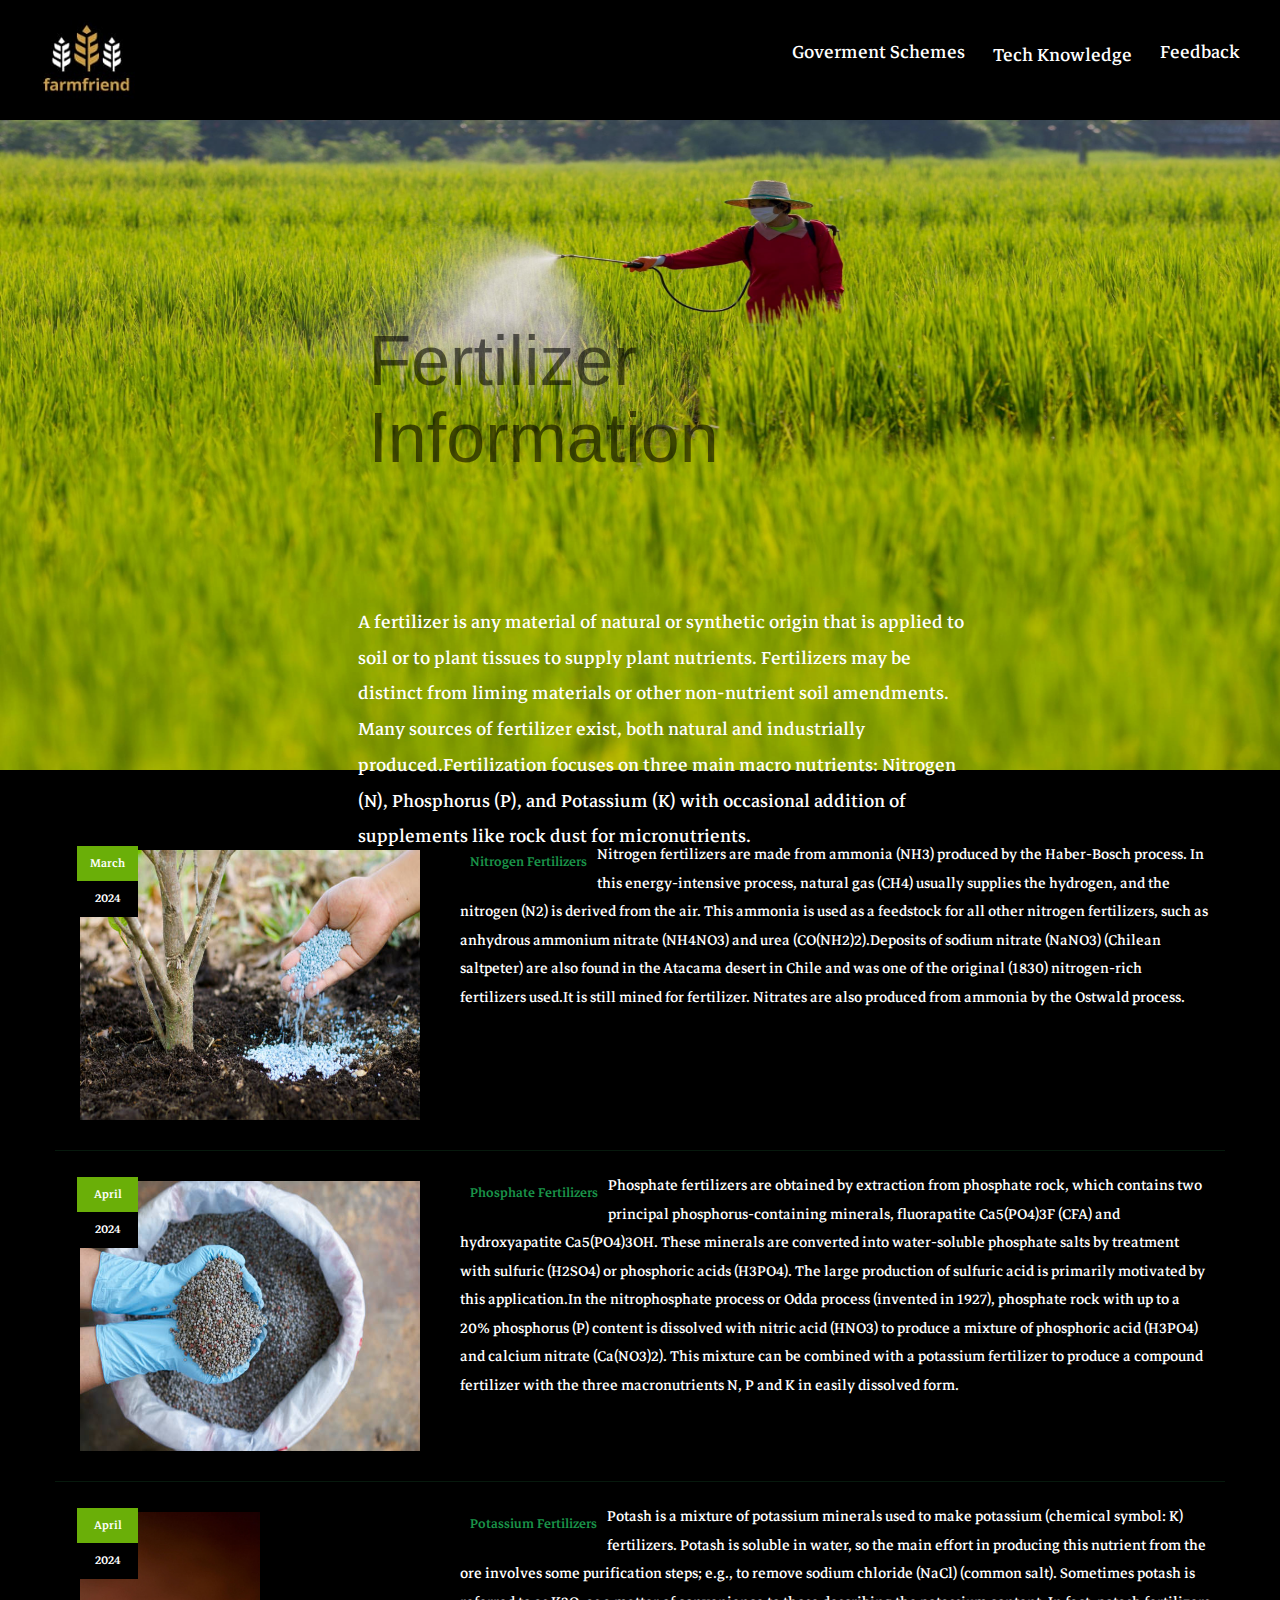
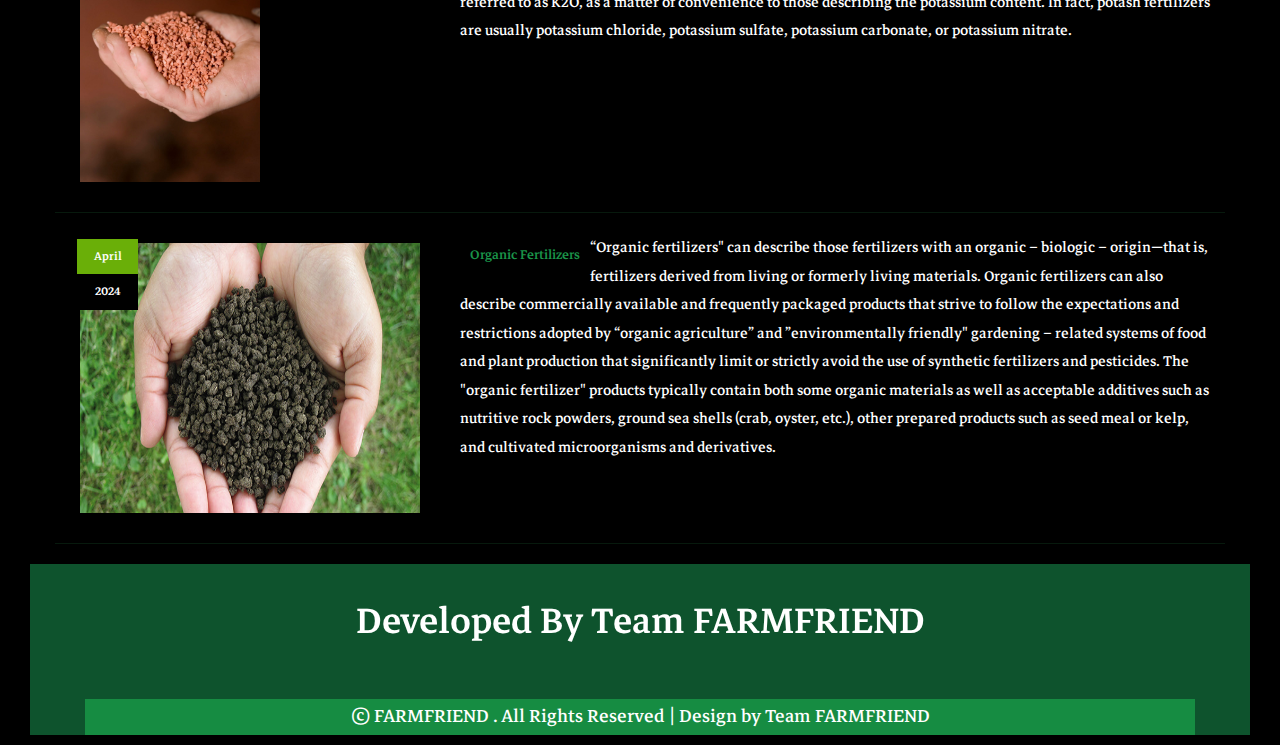
<file: Fertilizer.html>
<!DOCTYPE html>
<html lang="en">

<head>
	<meta charset="utf-8">
	<meta http-equiv="X-UA-Compatible" content="IE=edge">
	<meta name="viewport" content="width=device-width, initial-scale=1">
	<title>Fertilizer</title>
	<link href="seed/style.css" rel="stylesheet">
	<link href="seed/fertilizer/css/bootstrap.min.css" rel="stylesheet">
	<link href="seed/fertilizer/css/global.css" rel="stylesheet">
	<link href="seed/fertilizer/css/blog.css" rel="stylesheet">
	<link rel="stylesheet" type="text/css" href="seed/fertilizer/css/font-awesome.min.css" />
	<link href="https://fonts.googleapis.com/css?family=Markazi+Text" rel="stylesheet">
	<script src="seed/fertilizer/js/jquery-2.1.1.min.js"></script>
	<script src="seed/fertilizer/js/bootstrap.min.js"></script>
		<!---index file css-->
		<link rel="stylesheet" href="css/index.css">


</head>

<body>


	<header>
		<div class="header">
			<a href="index.html" class="logo"><img style="height: 80px;" src="images/footer-logo.png" alt="logo"></a>
			<br>
			<div class="header-right">
				<a style="font-size: 25px;" href="govts.html">Goverment Schemes</a>
				<div class="subnav">
					<button style="font-size: 25px;" class="subnavbtn">Tech Knowledge<i class="#"></i></button>
					<div class="subnav-content">
						<li><a href="solarpanel.html">Solar Panel</a></li>
						<li><a href="tech.html">Modern Day Tech</a></li>
					</div>
				</div>
				<a style="font-size: 25px;" href="Feedback.html">Feedback</a>
			</div>
		</div>

	</header>
	<div class="top">
		<img src="seed/fertilizer/img/i1.jpeg" alt="fertilizer" height=650px width=1350px>

	</div>
	<div class="centered">
		<h1>Fertilizer Information</h1>
	</div>

	<div class="centered2">

		<p>A fertilizer is any material of natural or synthetic origin that is applied to soil or to plant tissues to
			supply plant nutrients. Fertilizers may be distinct from liming materials or other non-nutrient soil
			amendments. Many sources of fertilizer exist, both natural and industrially produced.Fertilization focuses
			on three main macro nutrients: Nitrogen (N), Phosphorus (P), and Potassium (K) with occasional addition of
			supplements like rock dust for micronutrients.</p>
	</div>
	<div class="header">
		<section id="blog">
			<div class="container">
				<div class="row">
					<div class="col-sm-12 space_all">
						<div class="blog_1 mgt clearfix">
							<div class="col-sm-4 clearfix">
								<div class="blog_home1i clearfix">
									<div class="grid clearfix">
										<figure class="effect-jazz">
											<a><img src="seed/fertilizer/img/i2.jpeg" height="270" class="iw mgt"
													alt="img25"></a>
										</figure>
									</div>
									<div class="blog_home1il clearfix">
										<h6 class="mgt"><span class="date">March</span> <span class="year">2024</span>
										</h6>
									</div>
								</div>
							</div>
							<div class="col-sm-8 clearfix">
								<div class="blog_1r">
									<h3 class="mgt"><a href="seed/fertilizer/detail.html">Nitrogen Fertilizers</a></h3>

									<p>Nitrogen fertilizers are made from ammonia (NH3) produced by the Haber-Bosch
										process. In this energy-intensive process, natural gas (CH4) usually supplies
										the hydrogen, and the nitrogen (N2) is derived from the air. This ammonia is
										used as a feedstock for all other nitrogen fertilizers, such as anhydrous
										ammonium nitrate (NH4NO3) and urea (CO(NH2)2).Deposits of sodium nitrate (NaNO3)
										(Chilean saltpeter) are also found in the Atacama desert in Chile and was one of
										the original (1830) nitrogen-rich fertilizers used.It is still mined for
										fertilizer. Nitrates are also produced from ammonia by the Ostwald process.</p>

								</div>
							</div>
						</div>
						<div class="blog_1 clearfix">
							<div class="col-sm-4 clearfix">
								<div class="blog_home1i clearfix">
									<div class="grid clearfix">
										<figure class="effect-jazz">
											<a href="seed/fertilizer/detail2.html"><img
													src="seed/fertilizer/img/i3.jpeg" height="270" class="iw mgt"
													alt="img25"></a>
										</figure>
									</div>
									<div class="blog_home1il clearfix">
										<h6 class="mgt"><span class="date">April</span> <span class="year">2024</span>
										</h6>
									</div>
								</div>
							</div>
							<div class="col-sm-8 clearfix">
								<div class="blog_1r">
									<h3 class="mgt"><a href="seed/fertilizer/detail2.html">Phosphate Fertilizers</a>
									</h3>
									<p>Phosphate fertilizers are obtained by extraction from phosphate rock, which
										contains two principal phosphorus-containing minerals, fluorapatite Ca5(PO4)3F
										(CFA) and hydroxyapatite Ca5(PO4)3OH. These minerals are converted into
										water-soluble phosphate salts by treatment with sulfuric (H2SO4) or phosphoric
										acids (H3PO4). The large production of sulfuric acid is primarily motivated by
										this application.In the nitrophosphate process or Odda process (invented in
										1927), phosphate rock with up to a 20% phosphorus (P) content is dissolved with
										nitric acid (HNO3) to produce a mixture of phosphoric acid (H3PO4) and calcium
										nitrate (Ca(NO3)2). This mixture can be combined with a potassium fertilizer to
										produce a compound fertilizer with the three macronutrients N, P and K in easily
										dissolved form.</p>


								</div>
							</div>
						</div>
						<div class="blog_1 clearfix">
							<div class="col-sm-4 clearfix">
								<div class="blog_home1i clearfix">
									<div class="grid clearfix">
										<figure class="effect-jazz">
											<a><img src="seed/fertilizer/img/i5.jpeg" height="270" class="iw mgt"
													alt="img25"></a>
										</figure>
									</div>
									<div class="blog_home1il clearfix">
										<h6 class="mgt"><span class="date">April</span> <span class="year">2024</span>
										</h6>
									</div>
								</div>
							</div>
							<div class="col-sm-8 clearfix">
								<div class="blog_1r">
									<h3 class="mgt"><a href="seed/fertilizer/detail3.html">Potassium Fertilizers</a>
									</h3>

									<p>Potash is a mixture of potassium minerals used to make potassium (chemical
										symbol: K) fertilizers. Potash is soluble in water, so the main effort in
										producing this nutrient from the ore involves some purification steps; e.g., to
										remove sodium chloride (NaCl) (common salt). Sometimes potash is referred to as
										K2O, as a matter of convenience to those describing the potassium content. In
										fact, potash fertilizers are usually potassium chloride, potassium sulfate,
										potassium carbonate, or potassium nitrate.</p>


								</div>
							</div>
						</div>
						<div class="blog_1 clearfix">
							<div class="col-sm-4 clearfix">
								<div class="blog_home1i clearfix">
									<div class="grid clearfix">
										<figure class="effect-jazz">
											<a><img src="seed/fertilizer/img/i4.jpeg" height="270" class="iw mgt"
													alt="img25"></a>
										</figure>
									</div>
									<div class="blog_home1il clearfix">
										<h6 class="mgt"><span class="date">April</span> <span class="year">2024</span>
										</h6>
									</div>
								</div>
							</div>
							<div class="col-sm-8 clearfix">
								<div class="blog_1r">
									<h3 class="mgt"><a href="seed/fertilizer/detail4.html">Organic Fertilizers</a></h3>
									<p>“Organic fertilizers" can describe those fertilizers with an organic – biologic –
										origin—that is, fertilizers derived from living or formerly living materials.
										Organic fertilizers can also describe commercially available and frequently
										packaged products that strive to follow the expectations and restrictions
										adopted by “organic agriculture” and ”environmentally friendly" gardening –
										related systems of food and plant production that significantly limit or
										strictly avoid the use of synthetic fertilizers and pesticides. The "organic
										fertilizer" products typically contain both some organic materials as well as
										acceptable additives such as nutritive rock powders, ground sea shells (crab,
										oyster, etc.), other prepared products such as seed meal or kelp, and cultivated
										microorganisms and derivatives.</p>


								</div>
							</div>
						</div>
					</div>
				</div>
			</div>
		</section>

		<section id="footer_main">
			<div class="container">
				<div class="row">
					<div class="col-sm-12">
						<div class="footer_main_1">
							<h2>Developed By Team FARMFRIEND</h2>
						</div>
					</div>
				</div>
			</div>
		</section>
		<section id="footer">
			<div class="container">
				<div class="row">
					<div class="col-sm-12">
						<div class="col-sm-12">
							<div class="footer_5">
								<p> © FARMFRIEND . All Rights Reserved | Design by Team FARMFRIEND</p>
							</div>
						</div>
					</div>
				</div>
		</section>
		<script type="text/javascript">
			$("#menu-close").click(function (e) {
				e.preventDefault();
				$("#sidebar-wrapper").toggleClass("active");
			});
			$("#menu-toggle").click(function (e) {
				e.preventDefault();
				$("#sidebar-wrapper").toggleClass("active");
			});
		</script>
</body>

</html>
</file>
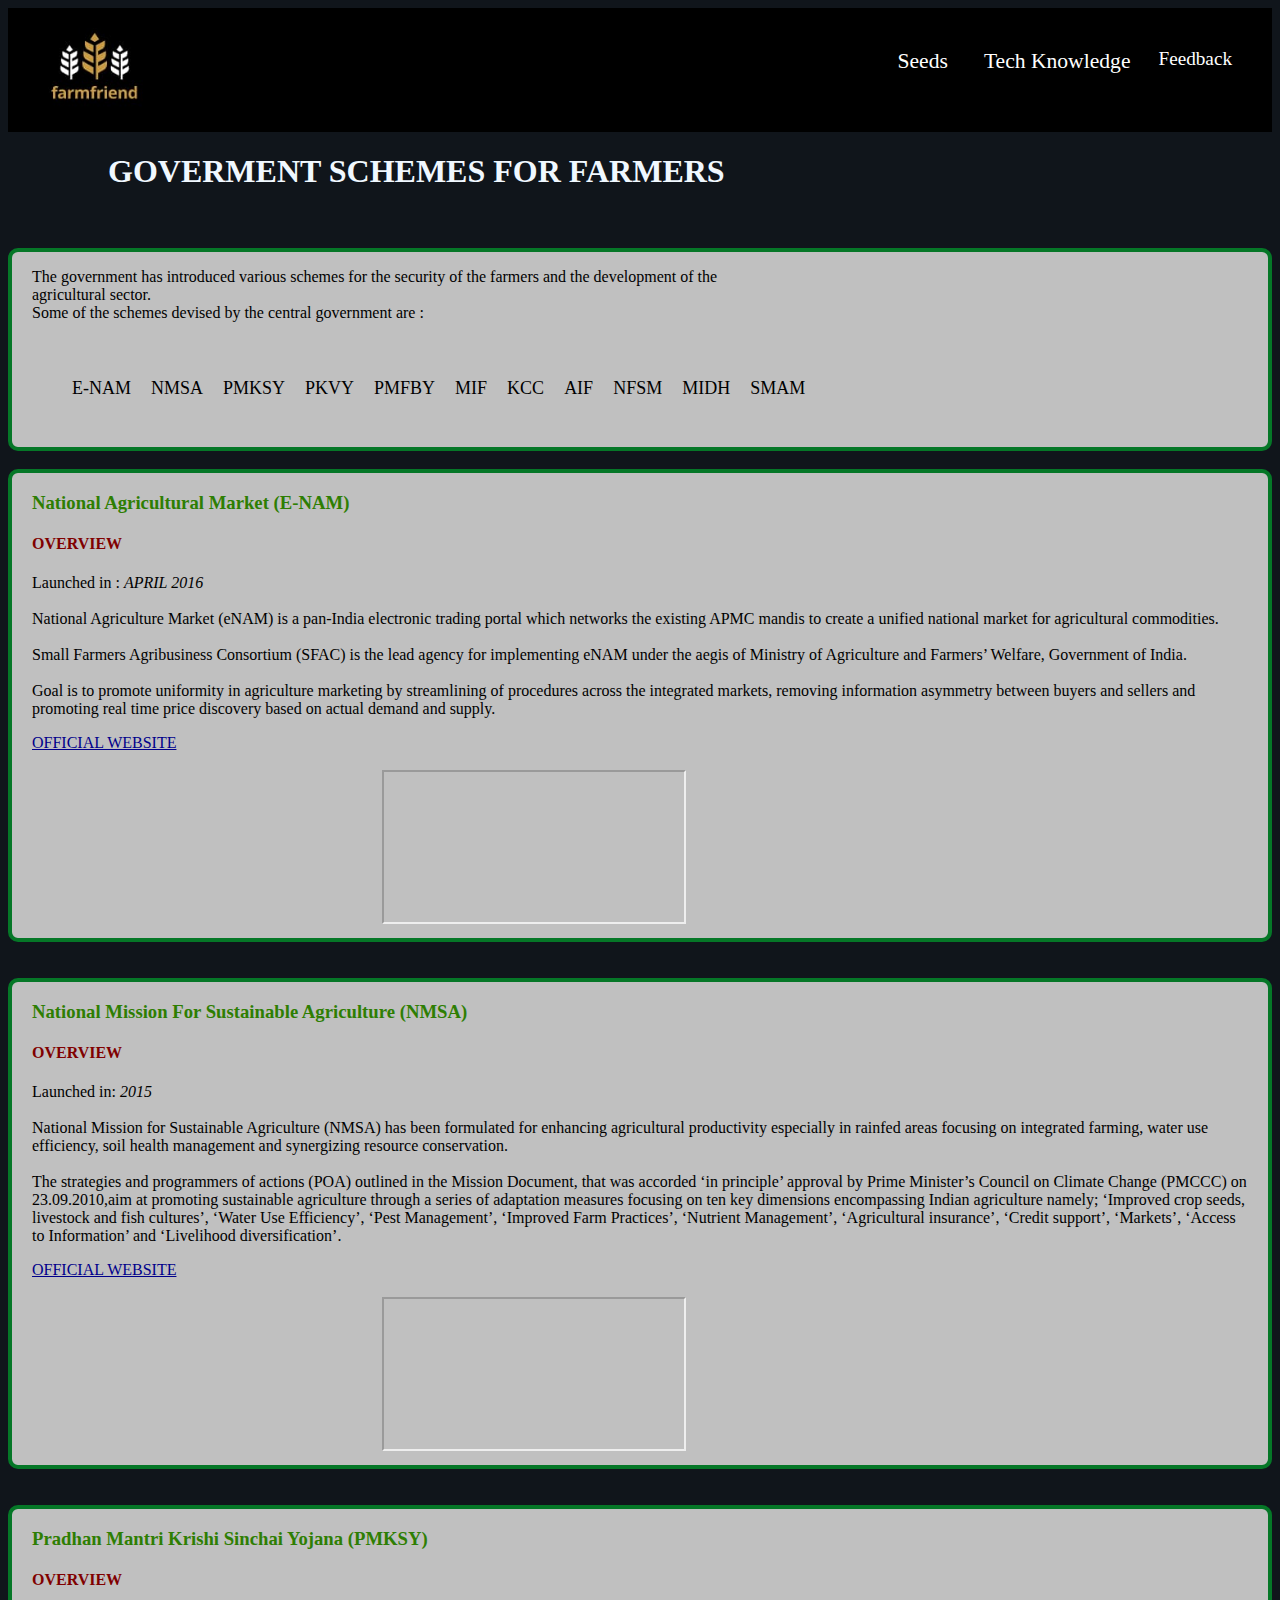
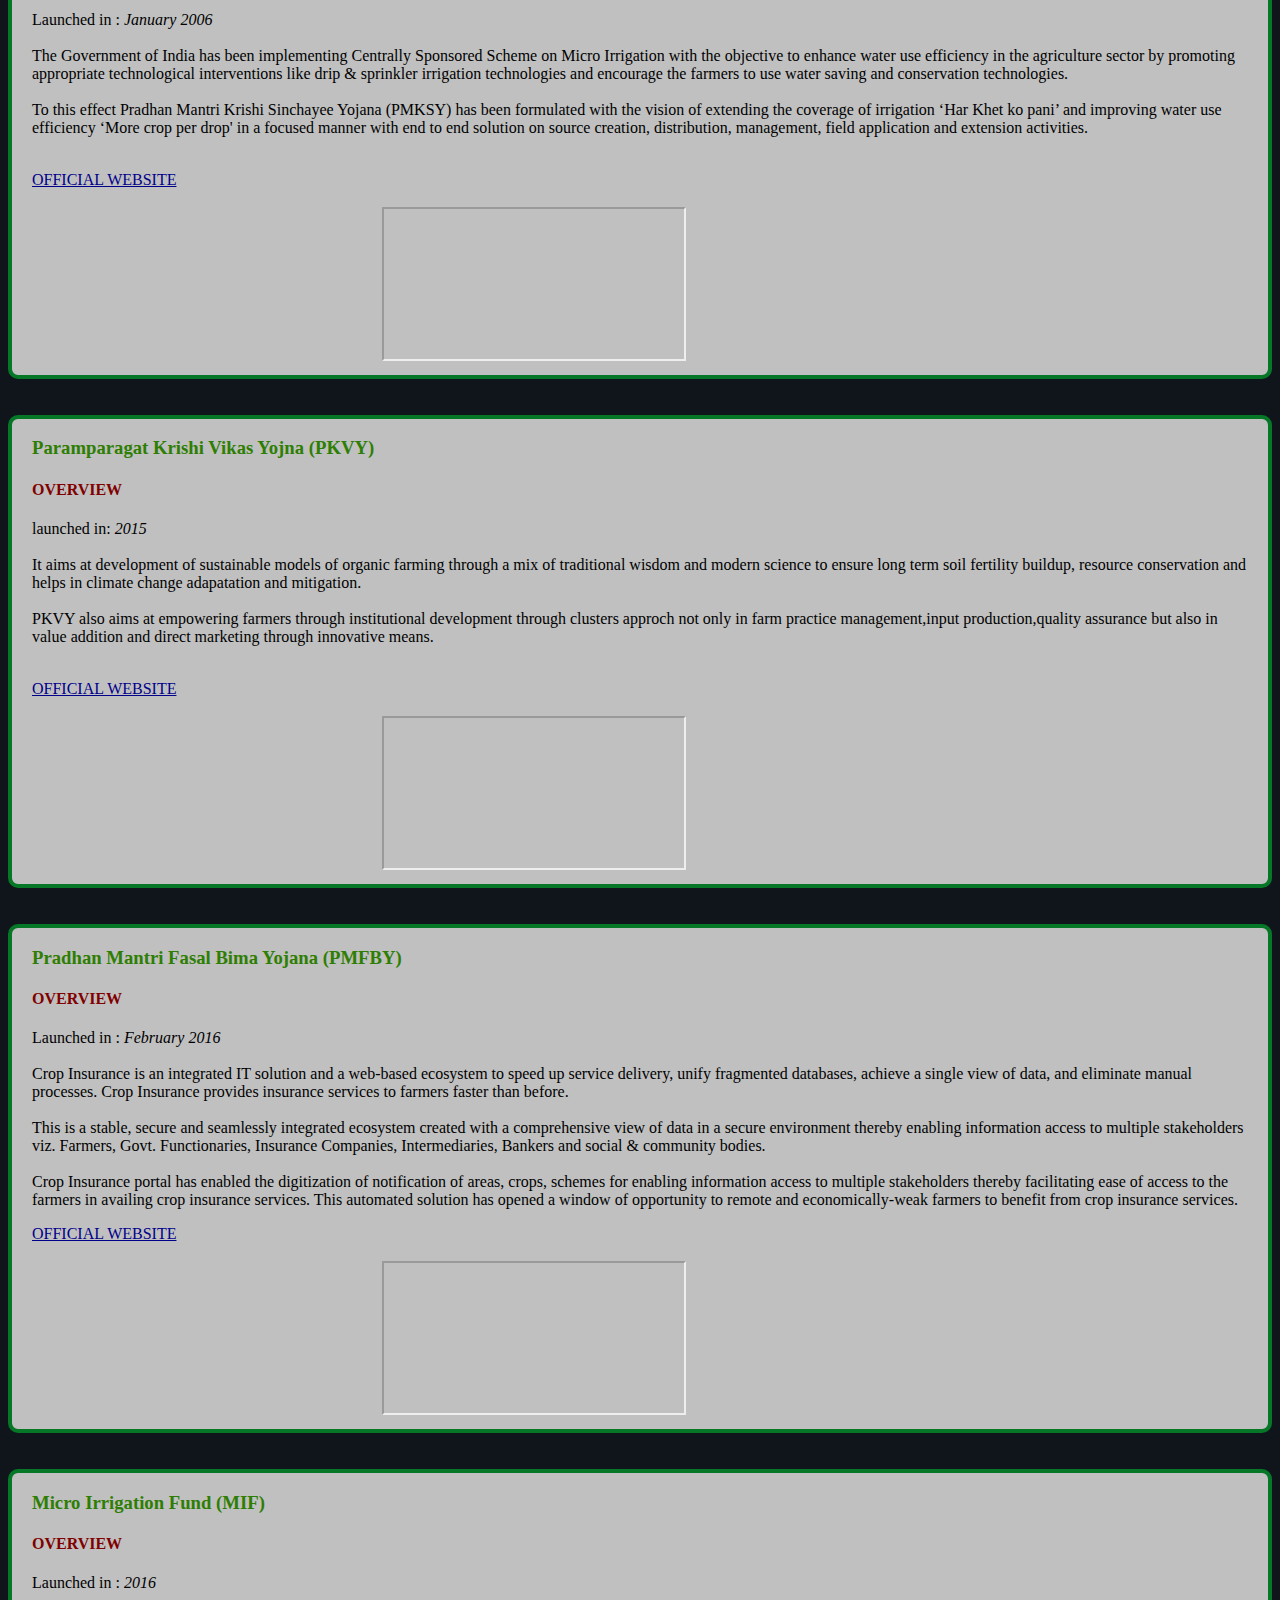
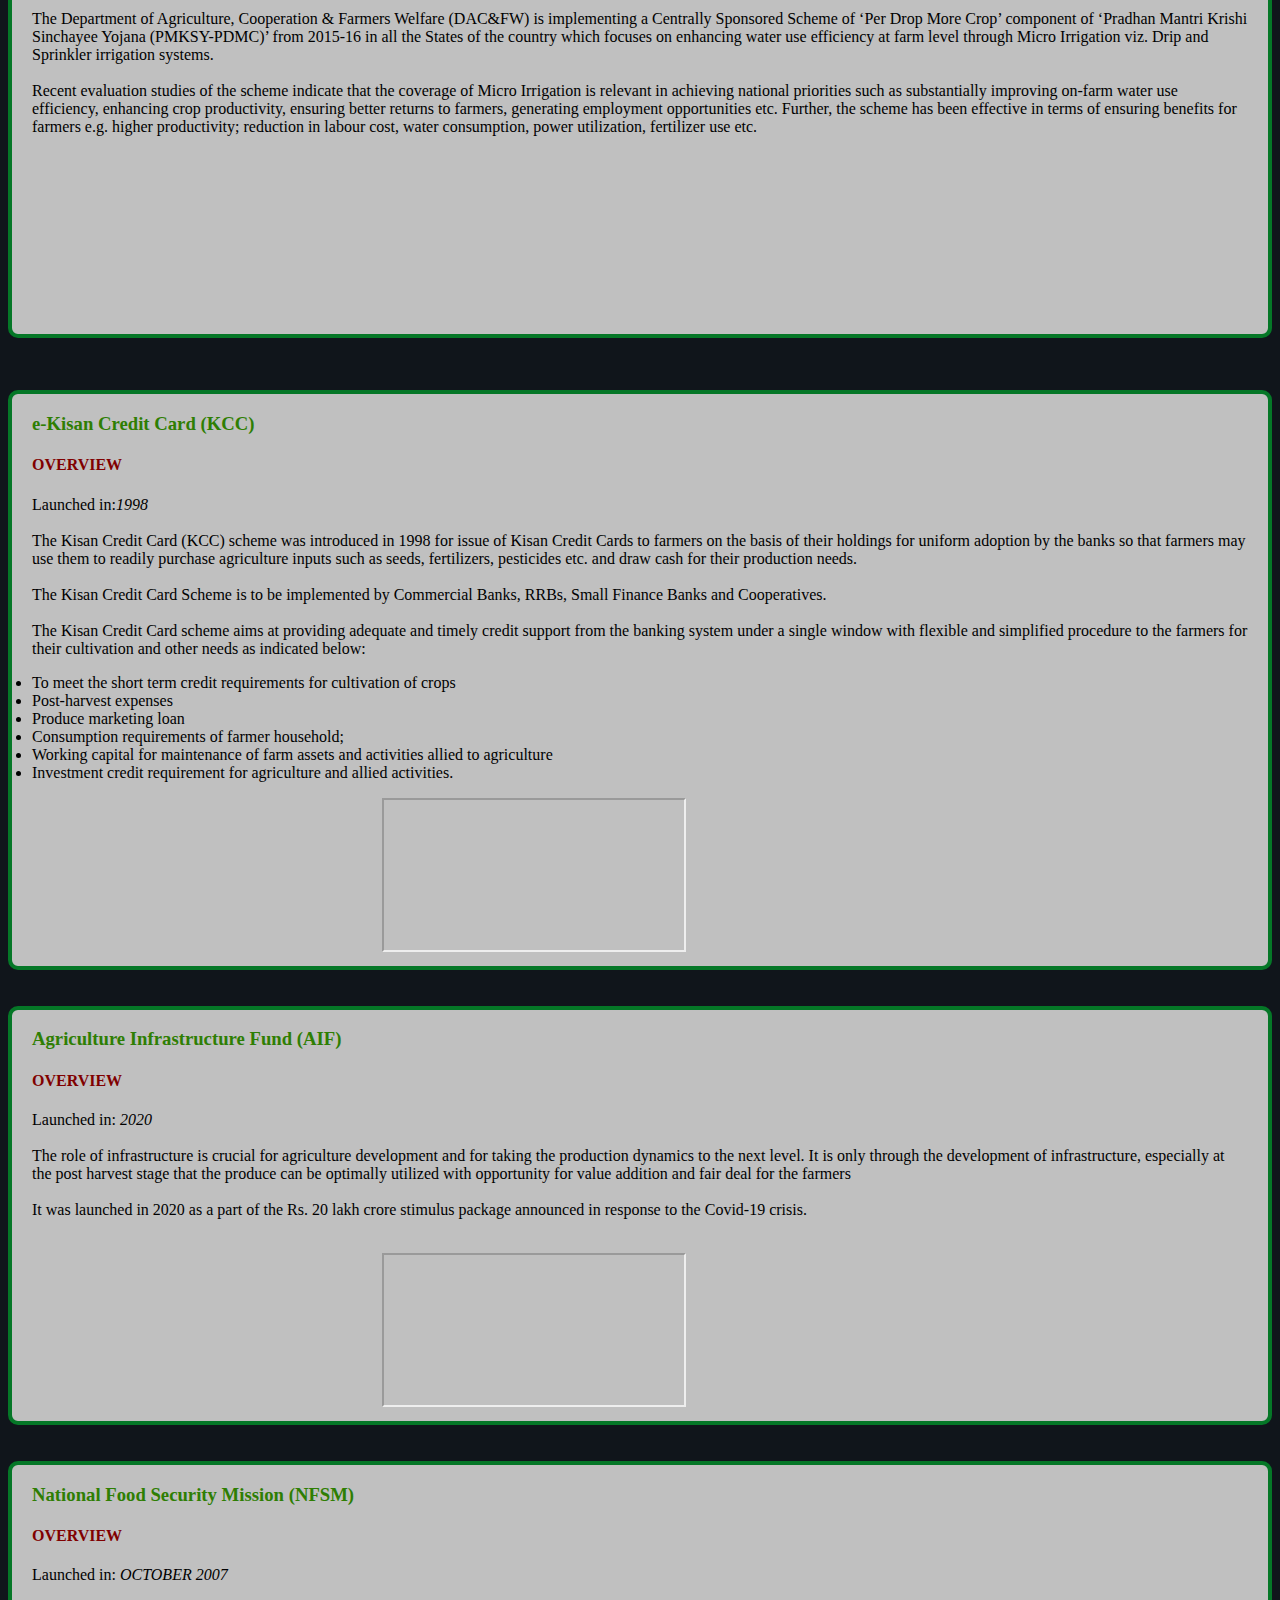
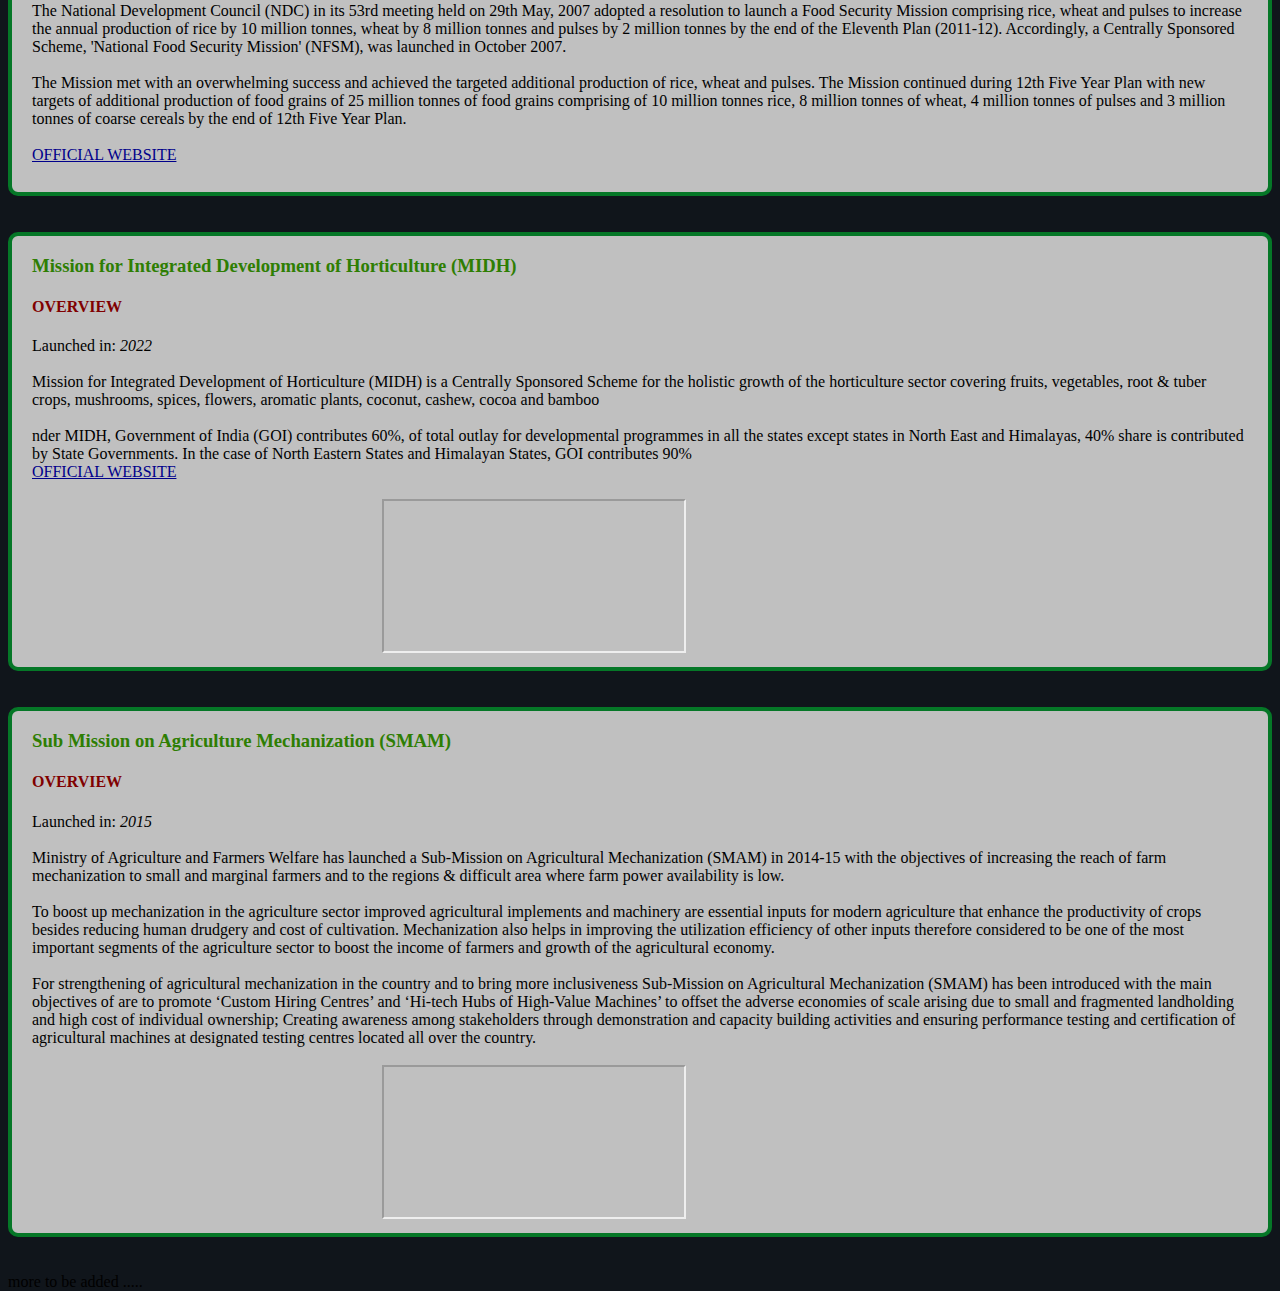
<file: govts.html>
<!DOCTYPE html>
<html lang="en" dir="ltr">

<head>
  <meta charset="utf-8">
  <meta name="viewport" content="width=device-width, initial-scale=1.0">
  <title>Government Schemes</title>
  <link rel="stylesheet" href="govts/indexamd.css">
  <link rel="buttonscrpt" href="govts/topbutton.js">
  	<!---index file css-->
	<link rel="stylesheet" href="css/index.css">


</head>

<body>
  <a class="top-link hide" href="" id="js-top">

    <span class="screen-reader-text">Back to Top</span>
  </a>
</body>



<!-- Start mainmenu -->
<header>
  <div class="header">
    <a href="index.html" class="logo"><img style="height: 80px;" src="images/footer-logo.png" alt="logo"></a>
    <br>
    <div class="header-right">

      <div class="subnav">
        <button style="font-size: larger;" class="subnavbtn">Seeds<i class="#"></i></button>
        <div class="subnav-content">
          <li><a href="seed.html">Info on Seeds</a></li>
          <li><a href="seed price.html">Current Seeds Price</a></li>
          <li><a href="Fertilizer.html">Fertilizer</a></li>
        </div>
      </div>
      <div class="subnav">
        <button style="font-size: larger;" class="subnavbtn">Tech Knowledge<i class="#"></i></button>
        <div class="subnav-content">
          <li><a href="solarpanel.html">Solar Panel</a></li>
          <li><a href="tech.html">Modern Day Tech</a></li>
        </div>
      </div>
      <a style="font-size: larger;" href="Feedback.html">Feedback</a>
    </div>
  </div>

</header>
<!-- End mainmenu -->

<div class="entire" style="color: aliceblue;">

  <h1>
    <b>GOVERMENT SCHEMES FOR FARMERS</b>
  </h1>
  <br>
  <br>
</div>

<div class="boxx">


  <p>The government has introduced various schemes for the security of the farmers and the development of the <br>
    agricultural sector. <br>
    Some of the schemes devised by the central government are :
  <header>
    <div style="background-color:#c0c0c0" class="header">
      <br>
      <div style="float: left;" class="header-right">
        <a style="color: black;" href="#1 "> E-NAM</a>
        <a style="color: black;" href="#2 "> NMSA</a>
        <a style="color: black;" href="#3 "> PMKSY</a>
        <a style="color: black;" href="#4 "> PKVY</a>
        <a style="color: black;" href="#5 "> PMFBY</a>
        <a style="color: black;" href="#6 "> MIF</a>
        <a style="color: black;" href="#7 "> KCC</a>
        <a style="color: black;" href="#8 "> AIF</a>
        <a style="color: black;" href="#9 "> NFSM</a>
        <a style="color: black;" href="#10"> MIDH</a>
        <a style="color: black;" href="#11"> SMAM</a>
      </div>
    </div>

  </header>

  </p>

</div>

<br>
<div class="boxx">
  <h3 id="1">National Agricultural Market (E-NAM)</h3>
  <h4>OVERVIEW</h4>
  <p>
    Launched in : <i>APRIL 2016</i> <br><br>
    National Agriculture Market (eNAM) is a pan-India electronic trading portal which networks the existing APMC mandis
    to create a unified national market for agricultural commodities.
    <br>
    <br>
    Small Farmers Agribusiness Consortium (SFAC) is the lead agency for implementing eNAM under the aegis of Ministry of
    Agriculture and Farmers’ Welfare, Government of India.
    <br>
    <br>
    Goal is to promote uniformity in agriculture marketing by streamlining of procedures across the integrated markets,
    removing information asymmetry between buyers and sellers and promoting real time price discovery based on actual
    demand and supply.
  </p>
  <a href="https://www.enam.gov.in/web/ " target="_blank"> OFFICIAL WEBSITE</a><br><br>

  <div class="video">

    <iframe width=" " height=" " src="https://www.youtube.com/embed/6okFG0gGAXE" title="YouTube video player"
      frameborder="2" allow="accelerometer; autoplay; clipboard-write; encrypted-media; gyroscope; picture-in-picture"
      allowfullscreen></iframe>
  </div>
</div>
<br>
<br>

<div class="boxx">
  <h3 id="2">National Mission For Sustainable Agriculture (NMSA)</h3>
  <h4>OVERVIEW</h4>
  <p>
    Launched in: <i>2015</i><br><br>
    National Mission for Sustainable Agriculture (NMSA) has been formulated for enhancing agricultural productivity
    especially in rainfed areas focusing on integrated farming, water use efficiency, soil health management and
    synergizing resource conservation.
    <br>
    <br>
    The strategies and programmers of actions (POA) outlined in the Mission Document, that was accorded ‘in principle’
    approval by Prime Minister’s Council on Climate Change (PMCCC) on 23.09.2010,aim at promoting sustainable
    agriculture through a series of adaptation measures focusing on ten key dimensions encompassing Indian agriculture
    namely; ‘Improved crop seeds, livestock and fish cultures’, ‘Water Use Efficiency’, ‘Pest Management’, ‘Improved
    Farm Practices’, ‘Nutrient Management’, ‘Agricultural insurance’, ‘Credit support’, ‘Markets’, ‘Access to
    Information’ and ‘Livelihood diversification’.
  </p>
  <a href="https://nmsa.dac.gov.in/ " target="_blank"> OFFICIAL WEBSITE</a><br><br>
  <div class="video">
    <iframe width=" " height=" " src="https://www.youtube.com/embed/DS_SMVvqzsg" title="YouTube video player"
      frameborder="2" allow="accelerometer; autoplay; clipboard-write; encrypted-media; gyroscope; picture-in-picture"
      allowfullscreen></iframe>
  </div>
</div>
<br>
<br>
<div class="boxx">
  <h3 id="3">Pradhan Mantri Krishi Sinchai Yojana (PMKSY)</h3>
  <h4>OVERVIEW</h4>
  <p>
    Launched in : <i>January 2006</i><br><br>
    The Government of India has been implementing Centrally Sponsored Scheme on Micro Irrigation with the objective to
    enhance water use efficiency in the agriculture sector by promoting appropriate technological interventions like
    drip & sprinkler irrigation technologies and encourage the farmers to use water saving and conservation
    technologies.
    <br>
    <br>
    To this effect Pradhan Mantri Krishi Sinchayee Yojana (PMKSY) has been formulated with the vision of extending the
    coverage of irrigation ‘Har Khet ko pani’ and improving water use efficiency ‘More crop per drop' in a focused
    manner with end to end solution on source creation, distribution, management, field application and extension
    activities.
    <br><br>

  </p>
  <a href=" https://pmksy.gov.in/" target="_blank"> OFFICIAL WEBSITE</a><br><br>
  <div class="video">
    <iframe width=" " height=" " src="https://www.youtube.com/embed/FeS_btDFkRA" title="YouTube video player"
      frameborder="2" allow="accelerometer; autoplay; clipboard-write; encrypted-media; gyroscope; picture-in-picture"
      allowfullscreen></iframe>
  </div>
</div>
<br>
<br>
<div class="boxx">
  <h3 id="4">Paramparagat Krishi Vikas Yojna (PKVY)</h3>
  <h4>OVERVIEW</h4>
  <p>
    launched in: <i>2015</i><br><br>
    It aims at development of sustainable models of organic farming through a mix of traditional wisdom and modern
    science to ensure long term soil fertility buildup, resource conservation and helps in climate change adapatation
    and mitigation.
    <br><br>
    PKVY also aims at empowering farmers through institutional development through clusters approch not only in farm
    practice management,input production,quality assurance but also in value addition and direct marketing through
    innovative means.
    <br><br>

  </p>
  <a href=" https://pgsindia-ncof.gov.in/PKVY/Introduction.aspx" target="_blank"> OFFICIAL WEBSITE</a><br><br>
  <div class="video">
    <iframe width=" " height=" " src="https://www.youtube.com/embed/_JTaN927MKc" title="YouTube video player"
      frameborder="2" allow="accelerometer; autoplay; clipboard-write; encrypted-media; gyroscope; picture-in-picture"
      allowfullscreen></iframe>
  </div>
</div>
<br>
<br>
<div class="boxx">
  <h3 id="5">Pradhan Mantri Fasal Bima Yojana (PMFBY)</h3>
  <h4>OVERVIEW</h4>
  <p>
    Launched in : <i>February 2016</i><br><br>
    Crop Insurance is an integrated IT solution and a web-based ecosystem to speed up service delivery, unify fragmented
    databases, achieve a single view of data, and eliminate manual processes. Crop Insurance provides insurance services
    to farmers faster than before.
    <br><br>
    This is a stable, secure and seamlessly integrated ecosystem created with a comprehensive view of data in a secure
    environment thereby enabling information access to multiple stakeholders viz. Farmers, Govt. Functionaries,
    Insurance Companies, Intermediaries, Bankers and social & community bodies.
    <br><br>
    Crop Insurance portal has enabled the digitization of notification of areas, crops, schemes for enabling information
    access to multiple stakeholders thereby facilitating ease of access to the farmers in availing crop insurance
    services. This automated solution has opened a window of opportunity to remote and economically-weak farmers to
    benefit from crop insurance services.

  </p>
  <a href=" https://pmfby.gov.in/" target="_blank"> OFFICIAL WEBSITE</a><br><br>
  <div class="video">
    <iframe width=" " height=" " src="https://www.youtube.com/embed/IGQ3EgCeoXg" title="YouTube video player"
      frameborder="2" allow="accelerometer; autoplay; clipboard-write; encrypted-media; gyroscope; picture-in-picture"
      allowfullscreen></iframe>
  </div>
</div>
<br>
<br>
<div class="boxx">
  <h3 id="6">Micro Irrigation Fund (MIF)</h3>
  <h4>OVERVIEW</h4>
  <p>
    Launched in : <i>2016</i><br><br>
    The Department of Agriculture, Cooperation & Farmers Welfare (DAC&FW) is implementing a Centrally Sponsored Scheme
    of ‘Per Drop More Crop’ component of ‘Pradhan Mantri Krishi Sinchayee Yojana (PMKSY-PDMC)’ from 2015-16 in all the
    States of the country which focuses on enhancing water use efficiency at farm level through Micro Irrigation viz.
    Drip and Sprinkler irrigation systems.
    <br>
    <br>
    Recent evaluation studies of the scheme indicate that the coverage of Micro Irrigation is relevant in achieving
    national priorities such as substantially improving on-farm water use efficiency, enhancing crop productivity,
    ensuring better returns to farmers, generating employment opportunities etc. Further, the scheme has been effective
    in terms of ensuring benefits for farmers e.g. higher productivity; reduction in labour cost, water consumption,
    power utilization, fertilizer use etc.<br><br>
  <div class="video">
    <iframe width=" " height=" " src="https://www.youtube.com/embed/bF9dEvYwG9U" title="YouTube video player"
      frameborder="0" allow="accelerometer; autoplay; clipboard-write; encrypted-media; gyroscope; picture-in-picture"
      allowfullscreen></iframe>
  </div>
</div>
<br>
<br></p>
<div class="boxx">
  <h3 id="7">e-Kisan Credit Card (KCC)</h3>
  <h4>OVERVIEW</h4>
  <p>
    Launched in:<i>1998</i><br><br>
    The Kisan Credit Card (KCC) scheme was introduced in 1998 for issue of Kisan Credit Cards to farmers on the basis of
    their holdings for uniform adoption by the banks so that farmers may use them to readily purchase agriculture inputs
    such as seeds, fertilizers, pesticides etc. and draw cash for their production needs.
    <br><br>
    The Kisan Credit Card Scheme is to be implemented by Commercial Banks, RRBs, Small Finance Banks and Cooperatives.
    <br><br>
    The Kisan Credit Card scheme aims at providing adequate and timely credit support from the banking system under a
    single window with flexible and simplified procedure to the farmers for their cultivation and other needs as
    indicated below:

    <li>To meet the short term credit requirements for cultivation of crops</li>
    <li>Post-harvest expenses</li>
    <li>Produce marketing loan</li>
    <li>Consumption requirements of farmer household;</li>
    <li>Working capital for maintenance of farm assets and activities allied to agriculture</li>
    <li>Investment credit requirement for agriculture and allied activities.</li>
  </p>
  <div class="video">
    <iframe width=" " height=" " src="https://www.youtube.com/embed/OKs9kbLlDzw" title="YouTube video player"
      frameborder="2" allow="accelerometer; autoplay; clipboard-write; encrypted-media; gyroscope; picture-in-picture"
      allowfullscreen></iframe>
  </div>
</div>
<br>
<br>
<div class="boxx">
  <h3 id="8">Agriculture Infrastructure Fund (AIF)</h3>

  <h4>OVERVIEW</h4>
  <p>
    Launched in: <i>2020</i><br><br>
    The role of infrastructure is crucial for agriculture development and for taking the
    production dynamics to the next level. It is only through the development of infrastructure,
    especially at the post harvest stage that the produce can be optimally utilized with opportunity
    for value addition and fair deal for the farmers
    <br><br>
    It was launched in 2020 as a part of the Rs. 20 lakh crore stimulus package announced in response to the Covid-19
    crisis.
    <br><br>

  </p>
  <div class="video">
    <iframe width="" height="" src="https://www.youtube.com/embed/EZ-rKoNq7Tw" title="YouTube video player"
      frameborder="02" allow="accelerometer; autoplay; clipboard-write; encrypted-media; gyroscope; picture-in-picture"
      allowfullscreen></iframe>
  </div>
</div>
<br>
<br>
<div class="boxx">
  <h3 id="9">National Food Security Mission (NFSM)</h3>
  <h4>OVERVIEW</h4>
  Launched in: <i> OCTOBER 2007</i><br><br>
  The National Development Council (NDC) in its 53rd meeting held on 29th May, 2007 adopted a resolution to launch a
  Food Security Mission comprising rice, wheat and pulses to increase the annual production of rice by 10 million
  tonnes, wheat by 8 million tonnes and pulses by 2 million tonnes by the end of the Eleventh Plan (2011-12).
  Accordingly, a Centrally Sponsored Scheme, 'National Food Security Mission' (NFSM), was launched in October 2007.
  <br><br>
  The Mission met with an overwhelming success and achieved the targeted additional production of rice, wheat and
  pulses. The Mission continued during 12th Five Year Plan with new targets of additional production of food grains of
  25 million tonnes of food grains comprising of 10 million tonnes rice, 8 million tonnes of wheat, 4 million tonnes of
  pulses and 3 million tonnes of coarse cereals by the end of 12th Five Year Plan.<br><br>

  <a href=" https://www.nfsm.gov.in" target="_blank"> OFFICIAL WEBSITE</a><br><br>
</div>




<br>
<br>
<div class="boxx">
  <h3 id="10">Mission for Integrated Development of Horticulture (MIDH)</h3>
  <h4>OVERVIEW</h4>
  Launched in: <i>2022</i>
  <br><br>
  Mission for Integrated Development of Horticulture (MIDH) is a Centrally Sponsored Scheme for the holistic growth of
  the horticulture sector covering fruits, vegetables, root & tuber crops, mushrooms, spices, flowers, aromatic plants,
  coconut, cashew, cocoa and bamboo
  <br><br>
  nder MIDH, Government of India (GOI) contributes 60%, of total outlay for developmental programmes in all the states
  except states in North East and Himalayas, 40% share is contributed by State Governments. In the case of North Eastern
  States and Himalayan States, GOI contributes 90%
  <br>
  <a href="https://midh.gov.in " target="_blank"> OFFICIAL WEBSITE</a><br><br>
  <div class="video">
    <iframe width="" height="" src="https://www.youtube.com/embed/1s_Kt3fWTIk" title="YouTube video player"
      frameborder="2" allow="accelerometer; autoplay; clipboard-write; encrypted-media; gyroscope; picture-in-picture"
      allowfullscreen></iframe>
  </div>
</div>
<br>
<br>
<div class="boxx">
  <h3 id="11">Sub Mission on Agriculture Mechanization (SMAM)</h3>
  <h4>OVERVIEW</h4>
  Launched in: <i>2015</i><br><br>
  Ministry of Agriculture and Farmers Welfare has launched a Sub-Mission on Agricultural Mechanization (SMAM) in 2014-15
  with the objectives of increasing the reach of farm mechanization to small and marginal farmers and to the regions &
  difficult area where farm power availability is low.
  <br><br>

  To boost up mechanization in the agriculture sector improved agricultural implements and machinery are essential
  inputs for modern agriculture that enhance the productivity of crops besides reducing human drudgery and cost of
  cultivation. Mechanization also helps in improving the utilization efficiency of other inputs therefore considered to
  be one of the most important segments of the agriculture sector to boost the income of farmers and growth of the
  agricultural economy.
  <br><br>
  For strengthening of agricultural mechanization in the country and to bring more inclusiveness Sub-Mission on
  Agricultural Mechanization (SMAM) has been introduced with the main objectives of are to promote ‘Custom Hiring
  Centres’ and ‘Hi-tech Hubs of High-Value Machines’ to offset the adverse economies of scale arising due to small and
  fragmented landholding and high cost of individual ownership; Creating awareness among stakeholders through
  demonstration and capacity building activities and ensuring performance testing and certification of agricultural
  machines at designated testing centres located all over the country.
  <br><br>
  <div class="video">
    <iframe width="" height="" src="https://www.youtube.com/embed/QDBtsiy8AMY" title="YouTube video player"
      frameborder="02" allow="accelerometer; autoplay; clipboard-write; encrypted-media; gyroscope; picture-in-picture"
      allowfullscreen></iframe>
  </div>
</div><br><br>

</div>
more to be added .....
</body>

</html>
</file>
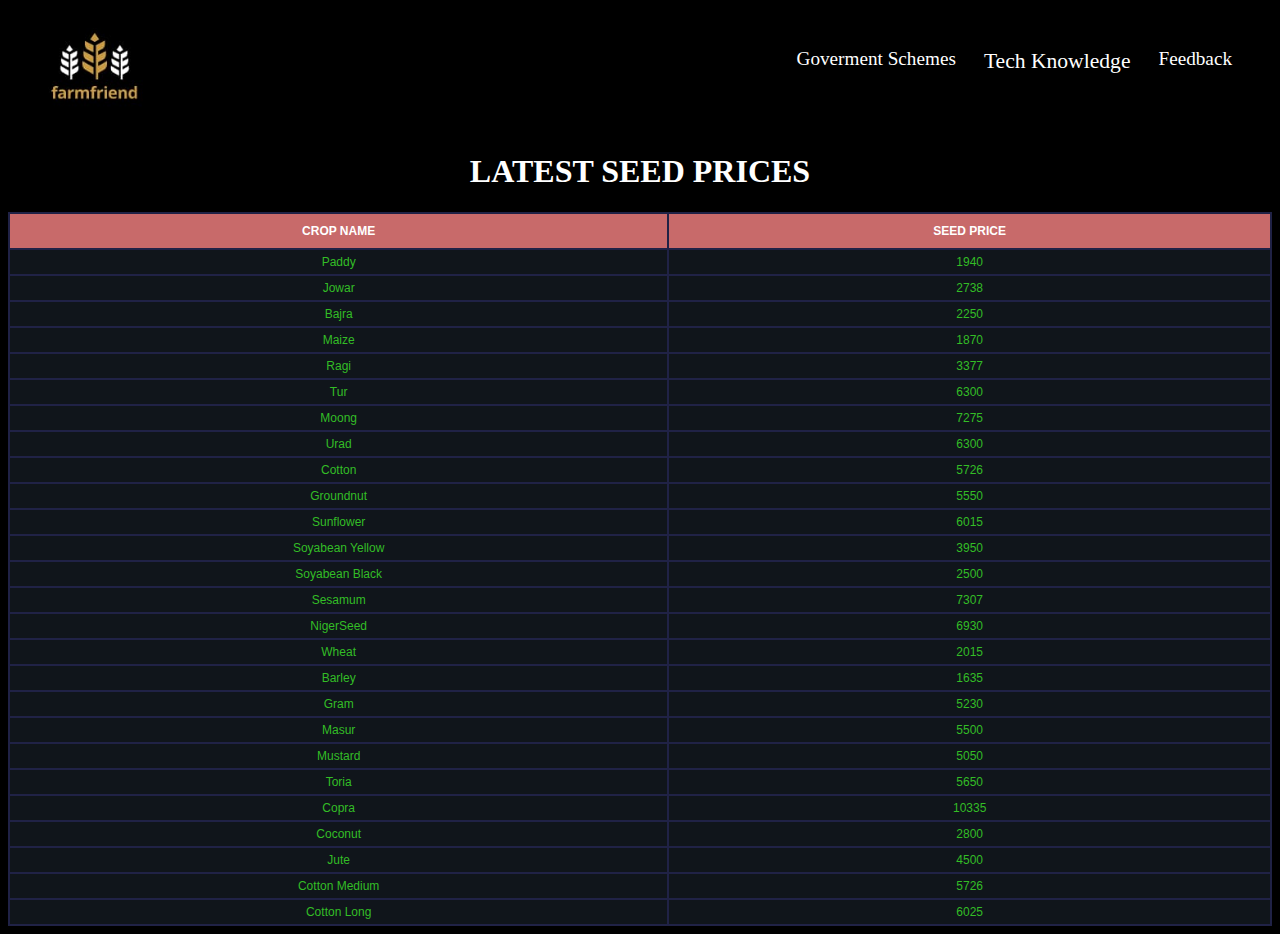
<file: seed price.html>
<!DOCTYPE html>
<html>
<head>

<title>Seed Price </title>
 <link rel="stylesheet" href="seed/newstyles.css">
 	<!---index file css-->
     <link rel="stylesheet" href="css/index.css">

</head>

<header>
    <div class="header">
     <a href="index.html" class="logo"><img style="height: 80px;" src="images/footer-logo.png" alt="logo"></a>
     <br>
      <div class="header-right">
       
       <a style="font-size: larger;" href="govts.html">Goverment Schemes</a>
       <div class="subnav">
		<button style="font-size: larger;" class="subnavbtn">Tech Knowledge<i class="#"></i></button>
		<div class="subnav-content">
		<li><a href="solarpanel.html">Solar Panel</a></li>
		<li><a href="tech.html">Modern Day Tech</a></li>
		</div>
	</div>
	   <a style="font-size: larger;" href="Feedback.html">Feedback</a>
       
       </div>

</div>
</header>

<body style="background-color: black;"> 
<div class ="entire">
<h1 style="color: white;"><b>LATEST SEED PRICES</b></h1>

<table class="tableizer-table" width=100% align="center" >
<thead ><tr class="tableizer-firstrow"><th style="padding: 10px;">CROP NAME</th><th style="padding: 10px;">SEED PRICE</th></tr></thead><tbody>
 <tr><td>Paddy</td><td>1940</td></tr>
 <tr><td>Jowar</td><td>2738</td></tr>
 <tr><td>Bajra</td><td>2250</td></tr>
 <tr><td>Maize</td><td>1870</td></tr>
 <tr><td>Ragi</td><td>3377</td></tr>
 <tr><td>Tur</td><td>6300</td></tr>
 <tr><td>Moong</td><td>7275</td></tr>
 <tr><td>Urad</td><td>6300</td></tr>
 <tr><td>Cotton</td><td>5726</td></tr>
 <tr><td>Groundnut</td><td>5550</td></tr>
 <tr><td>Sunflower</td><td>6015</td></tr>
 <tr><td>Soyabean Yellow</td><td>3950</td></tr>
 <tr><td>Soyabean Black</td><td>2500</td></tr>
 <tr><td>Sesamum</td><td>7307</td></tr>
 <tr><td>NigerSeed</td><td>6930</td></tr>
 <tr><td>Wheat</td><td>2015</td></tr>
 <tr><td>Barley</td><td>1635</td></tr>
 <tr><td>Gram</td><td>5230</td></tr>
 <tr><td>Masur</td><td>5500</td></tr>
 <tr><td>Mustard</td><td>5050</td></tr>
 <tr><td>Toria</td><td>5650</td></tr>
 <tr><td>Copra</td><td>10335</td></tr>
 <tr><td>Coconut</td><td>2800</td></tr>
 <tr><td>Jute</td><td>4500</td></tr>
 <tr><td>Cotton Medium</td><td>5726</td></tr>
 <tr><td>Cotton Long</td><td>6025</td></tr>
</tbody></table>

</div>
</body>
</html>
</file>
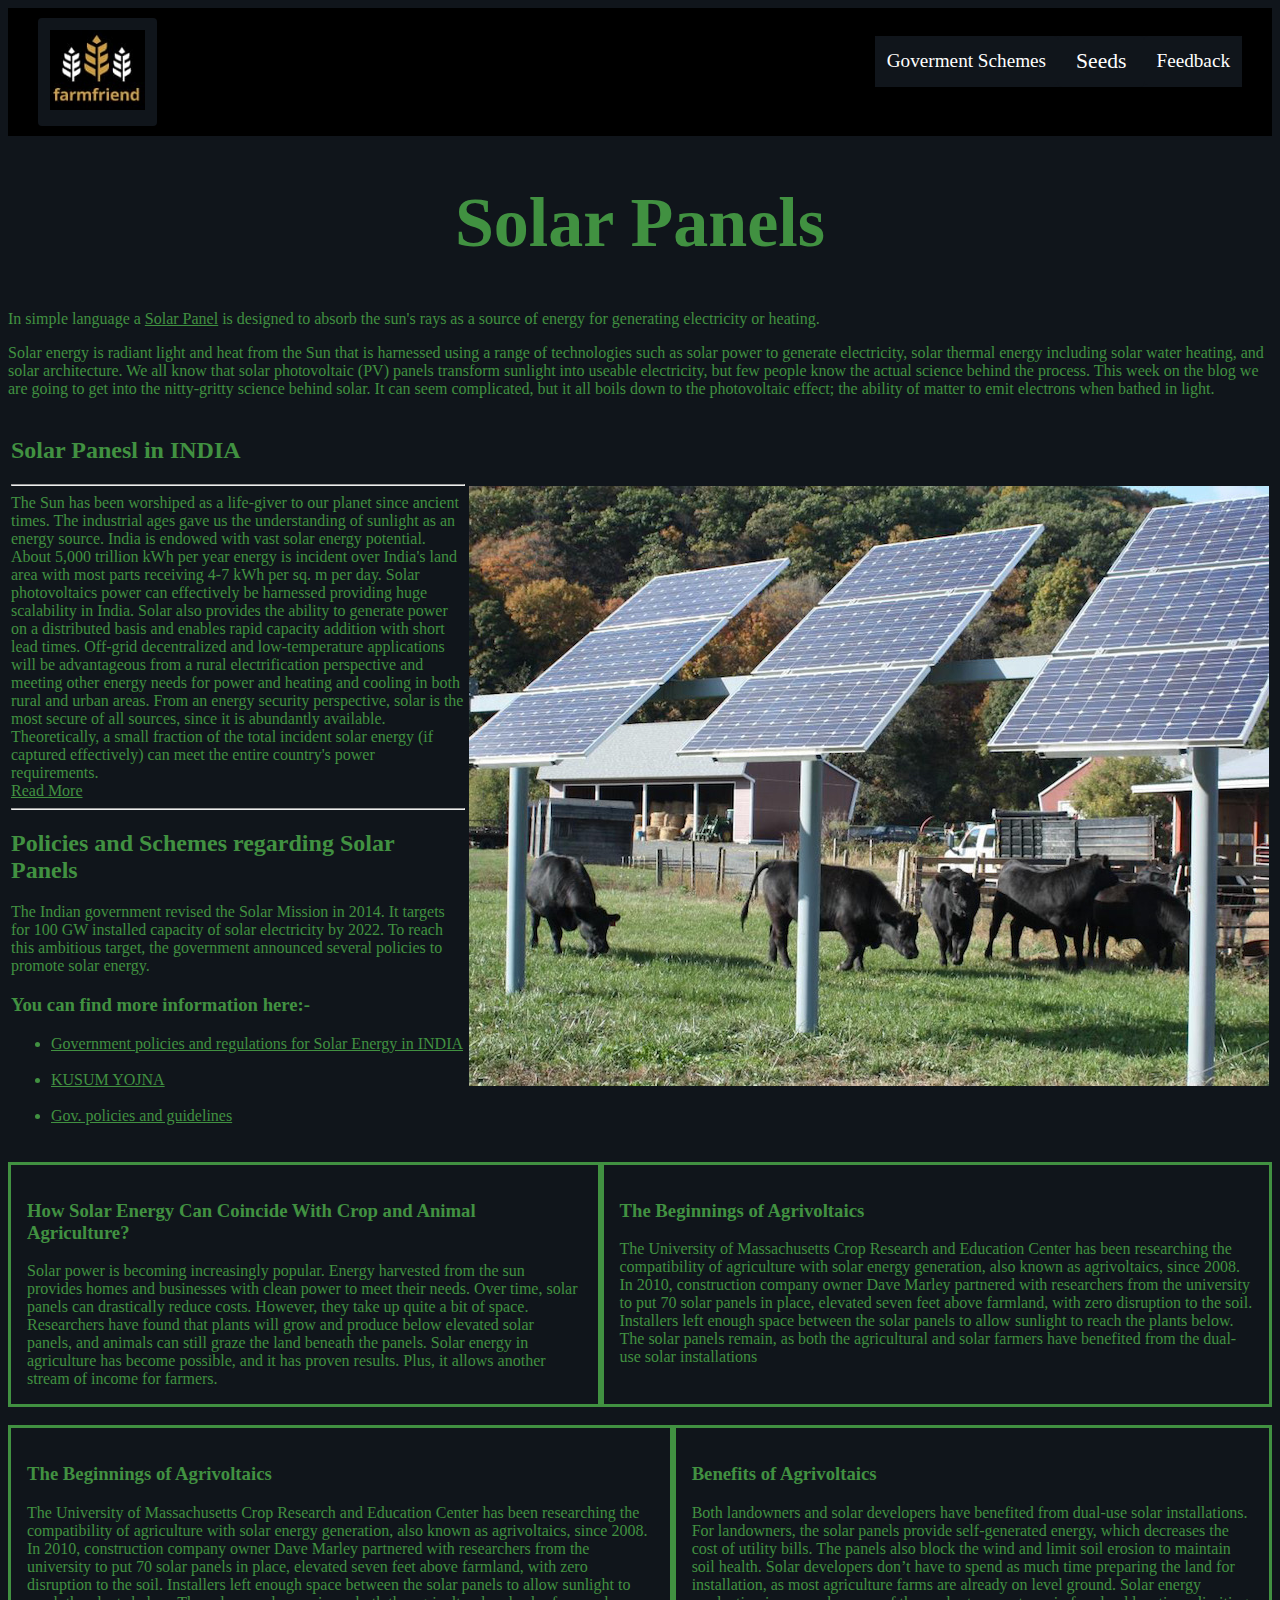
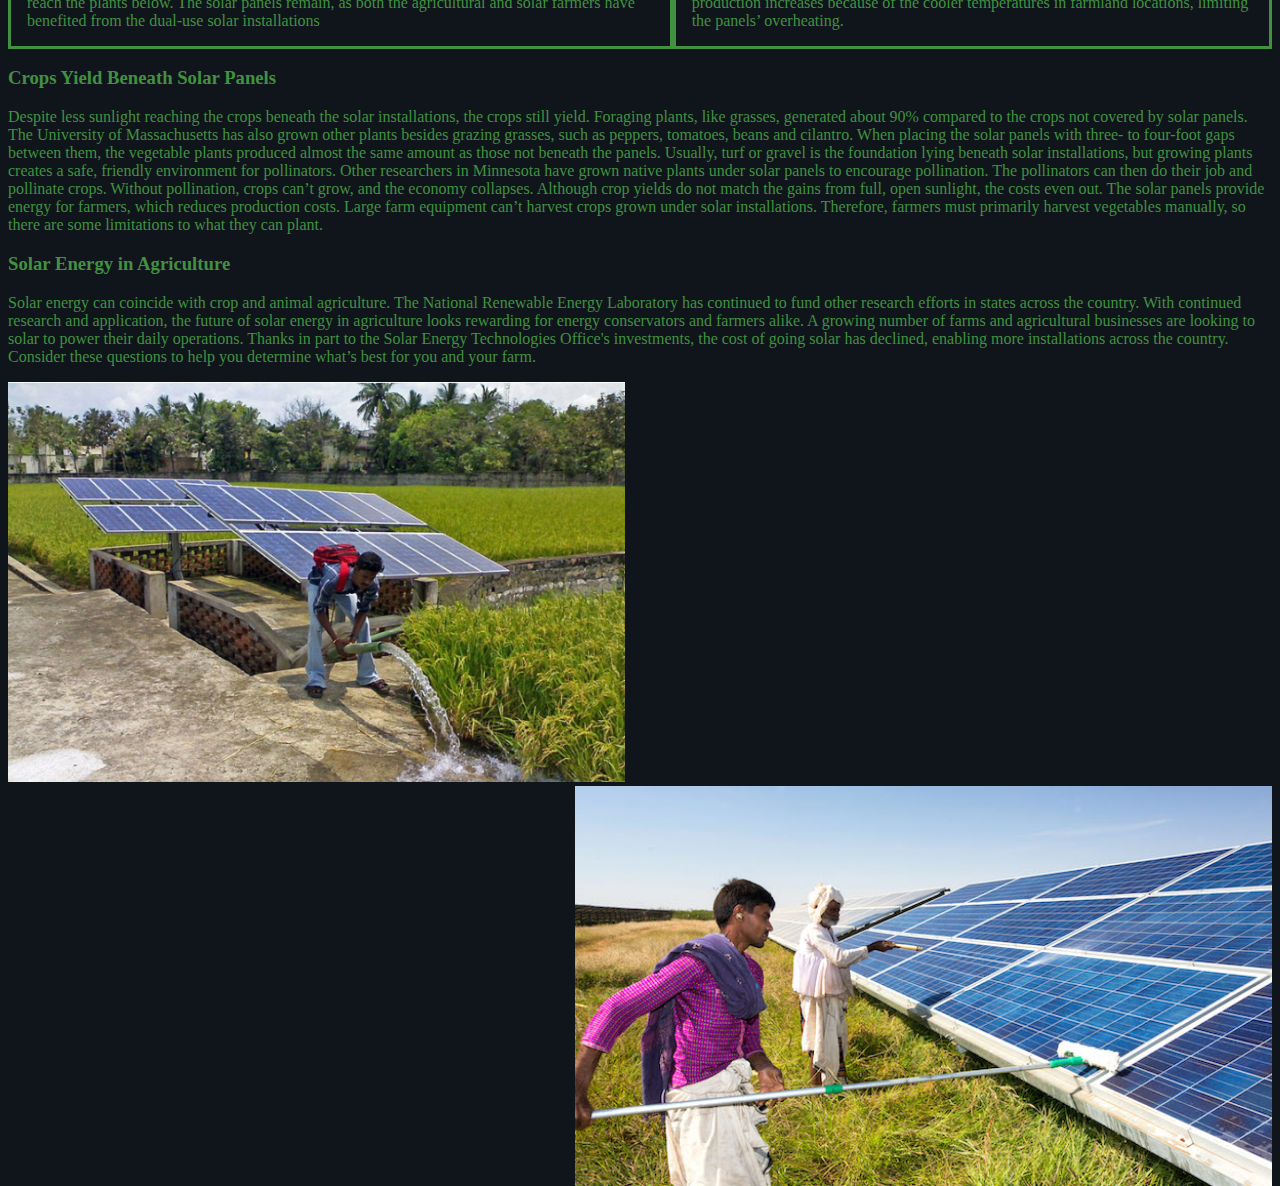
<file: solarpanel.html>
<!DOCTYPE html>
<html lang="en" dir="ltr">
  <head>
    <meta charset="utf-8">
    <title>Solar Panels in Agronomy</title>
    <style>
    	*
    	.header {
  overflow: hidden;
  background-color: black;
  padding: 10px 30px ;
}

.header a {
  float: left;
  color: white;
  text-align: center;
  padding: 12px;
  text-decoration: none;
  font-size: 18px; 
  line-height: 25px;
  border-radius: 4px;
}

.header a.logo {
  font-size: 25px;
  font-weight: bold;
}
.header a.logo:hover {
  background-color: black;
}

.header a:hover {
 
  color: black;
}

.header a.active {
  background-color: dodgerblue;
  color: white;
}

.header-right {
  float: right;
}
.subnav {
  float: left;
  overflow: hidden;
  padding: 12px;
  text-decoration: none;
  font-size: 18px; 
  line-height: 25px;
  border-radius: 4px;
}

.subnav .subnavbtn {
  border: none;
  outline: none;
  color: white;

  background-color: inherit;
  font-family: inherit;
  margin: 0;
}


.subnav-content {
  display: none;
  position: absolute;

  background-color: black;
  z-index: 1;
}

.subnav-content a {
  float: left;
  color: white;
  text-decoration: none;
}

.subnav-content a:hover {
  background-color: #eee;
  color: black;
}

.subnav:hover .subnav-content {
  display: block;
}

.col-container {
  display: table;
  width: 100%;
}
.col {
  display: table-cell;
  padding: 16px;
}
    </style>
  </head>
<header>
    <div class="header">
     <a href="index.html" class="logo"><img style="height: 80px;" src="images/footer-logo.png" alt="logo"></a>
     <br>
      <div class="header-right">
       <a style="font-size: larger;" href="govts.html">Goverment Schemes</a>
       <div class="subnav">
           <button style="font-size: larger;" class="subnavbtn">Seeds<i class="#"></i></button>
           <div class="subnav-content">
           <li><a href="seed.html">Info on Seeds</a></li>
           <li><a href="seed price.html">Current Seeds Price</a></li>
		   <li><a href="Fertilizer.html">Fertilizer</a></li>
           </div>
       </div>
       <a style="font-size: larger;" href="Feedback.html">Feedback</a>
       </div>

</div>
</header>

<body>
    <strong><h1 style="text-align: center; font-size: 70px;">Solar Panels</h1></strong>
    
<P>
In simple language a <a href="https://en.wikipedia.org/wiki/Solar_panel">Solar Panel</a>
is designed to absorb the sun's rays as a source of energy for generating electricity or heating.
</P>
<p>
  Solar energy is radiant light and heat from the Sun that is harnessed using a
  range of technologies such as solar power to generate electricity, solar thermal
  energy including solar water heating, and solar architecture.
  We all know that solar photovoltaic (PV) panels transform sunlight into useable electricity, but few people know the actual science behind the process. This week on the blog we are going to get into the nitty-gritty science behind solar. It can seem complicated, but it all boils down to the photovoltaic effect; the ability of matter to emit electrons when bathed in light.
</p>
<style>
  *{background-color: #10151b;
  color: #419141;}
</style>
<table>
	<tr>
		<td>
			<h2>Solar Panesl in INDIA</h2>
 				<hr />
 						The Sun has been worshiped as a life-giver to our planet since ancient times. The industrial ages gave us the understanding of sunlight as an energy source. India is endowed with vast solar energy potential. About 5,000 trillion kWh per year energy is incident over India's land area with most parts receiving 4-7 kWh per sq. m per day. Solar photovoltaics power can effectively be harnessed providing huge scalability in India. Solar also provides the ability to generate power on a distributed basis and enables rapid capacity addition with short lead times. Off-grid decentralized and low-temperature applications will be advantageous from a rural electrification perspective and meeting other energy needs for power and heating and cooling in both rural and urban areas. From an energy security perspective, solar is the most secure of all sources, since it is abundantly available. Theoretically, a small fraction of the total incident solar energy (if captured effectively) can meet the entire country's power requirements.
 						<br />
 						<a href="https://www.mnre.gov.in/solar/current-status">Read More</a>
 						<hr />

			<h2>Policies and Schemes regarding Solar Panels</h2></i>
 				<p>
   					The Indian government revised the Solar Mission in 2014. It targets for 100 GW installed capacity of solar electricity by 2022. To reach this ambitious target, the government announced several policies to promote solar energy.
 				</p>
			<h3>You can find  more information here:-</h3>

				<ul>
  					<li>
    					<a href="solarify.in/blog/policies-regulations-solar-energy-india">Government policies and regulations for Solar Energy in INDIA</a>
  					</li>
  					<br />
  					<li>
  					<a href="http://upneda.org.in/KUSUM_Yojna.aspx">KUSUM YOJNA</a>
  					</li>
  					<br />
  					<li>
   					<a href="https://mnre.gov.in/Solar/policy-and-guidelines/">Gov. policies and guidelines</a>
  					</li>
  					<br />
				</ul>
		</td>
		<td><img src="technical/1.jpg"></td>
	</tr>
</table>
<div class="col-container">
  <div class="col" style="border-style: solid;">
    <h3>How Solar Energy Can Coincide With Crop and Animal Agriculture?</h3>
		Solar power is becoming increasingly popular. Energy harvested from the sun provides
		homes and businesses with clean power to meet their needs. Over time, solar panels
		can drastically reduce costs. However, they take up quite a bit of space.
		Researchers have found that plants will grow and produce below elevated solar panels,
 		and animals can still graze the land beneath the panels. Solar energy in agriculture has become possible,
 		 and it has proven results. Plus, it allows another stream of income for farmers.
  </div>

  <div class="col" style="border-style: solid;">
    <h3>The Beginnings of Agrivoltaics</h3>
		The University of Massachusetts Crop Research and Education Center has been researching the
 		compatibility of agriculture with solar energy generation, also known as agrivoltaics, since 2008.
 		In 2010, construction company owner Dave Marley partnered with researchers from the university to
 		put 70 solar panels in place, elevated seven feet above farmland, with zero disruption to the soil.
		Installers left enough space between the solar panels to allow sunlight to reach the plants below.
		The solar panels remain, as both the agricultural and solar farmers have benefited from the dual-use solar installations
  </div>
</div>
<br>
<div class="col-container">
  <div class="col" style="border-style: solid;">
    <h3>The Beginnings of Agrivoltaics</h3>
			The University of Massachusetts Crop Research and Education Center has been researching the
 			compatibility of agriculture with solar energy generation, also known as agrivoltaics, since 2008.
			 In 2010, construction company owner Dave Marley partnered with researchers from the university to
 			put 70 solar panels in place, elevated seven feet above farmland, with zero disruption to the soil.
			Installers left enough space between the solar panels to allow sunlight to reach the plants below.
			The solar panels remain, as both the agricultural and solar farmers have benefited from the dual-use solar installations
  </div>

  <div class="col" style="border-style: solid;">
    <h3>Benefits of Agrivoltaics</h3>
			Both landowners and solar developers have benefited from dual-use solar installations.
			For landowners, the solar panels provide self-generated energy, which decreases the cost of utility bills.
			The panels also block the wind and limit soil erosion to maintain soil health.
			Solar developers don’t have to spend as much time preparing the land for installation,
			as most agriculture farms are already on level ground. Solar energy production increases
 			because of the cooler temperatures in farmland locations, limiting the panels’ overheating.
  </div>
</div>

<h3>Crops Yield Beneath Solar Panels</h3>
		Despite less sunlight reaching the crops beneath the solar installations, the crops still yield.
 		Foraging plants, like grasses, generated about 90% compared to the crops not covered by solar panels.
		The University of Massachusetts has also grown other plants besides grazing grasses,
 		such as peppers, tomatoes, beans and cilantro. When placing the solar panels with three- to four-foot gaps between them,
 		the vegetable plants produced almost the same amount as those not beneath the panels.
		Usually, turf or gravel is the foundation lying beneath solar installations,
		but growing plants creates a safe, friendly environment for pollinators.
		Other researchers in Minnesota have grown native plants under solar panels to encourage pollination.
		The pollinators can then do their job and pollinate crops. Without pollination, crops can’t grow, and the economy collapses.
		Although crop yields do not match the gains from full, open sunlight, the costs even out.
		The solar panels provide energy for farmers, which reduces production costs.
		Large farm equipment can’t harvest crops grown under solar installations.
		Therefore, farmers must primarily harvest vegetables manually, so there are some limitations to what they can plant.

<h3>Solar Energy in Agriculture</h3>
Solar energy can coincide with crop and animal agriculture.
The National Renewable Energy Laboratory has continued to fund other research efforts in states across the country.
 With continued research and application, the future of solar energy in agriculture
 looks rewarding for energy conservators and farmers alike.
 A growing number of farms and agricultural businesses are looking to solar to power their daily operations. Thanks in part to the Solar Energy Technologies Office's investments, the cost of going solar has declined, enabling more installations across the country. Consider these questions to help you determine what’s best for you and your farm.
 <br />
<p>
  <img src="technical/3.jpg" alt="Solar Panel" style="height: 400px">

  <img src="technical/2.jpg" alt="Solar Panel" style="height: 400px; float:right;">
</P>

  </body>
</html>
</file>
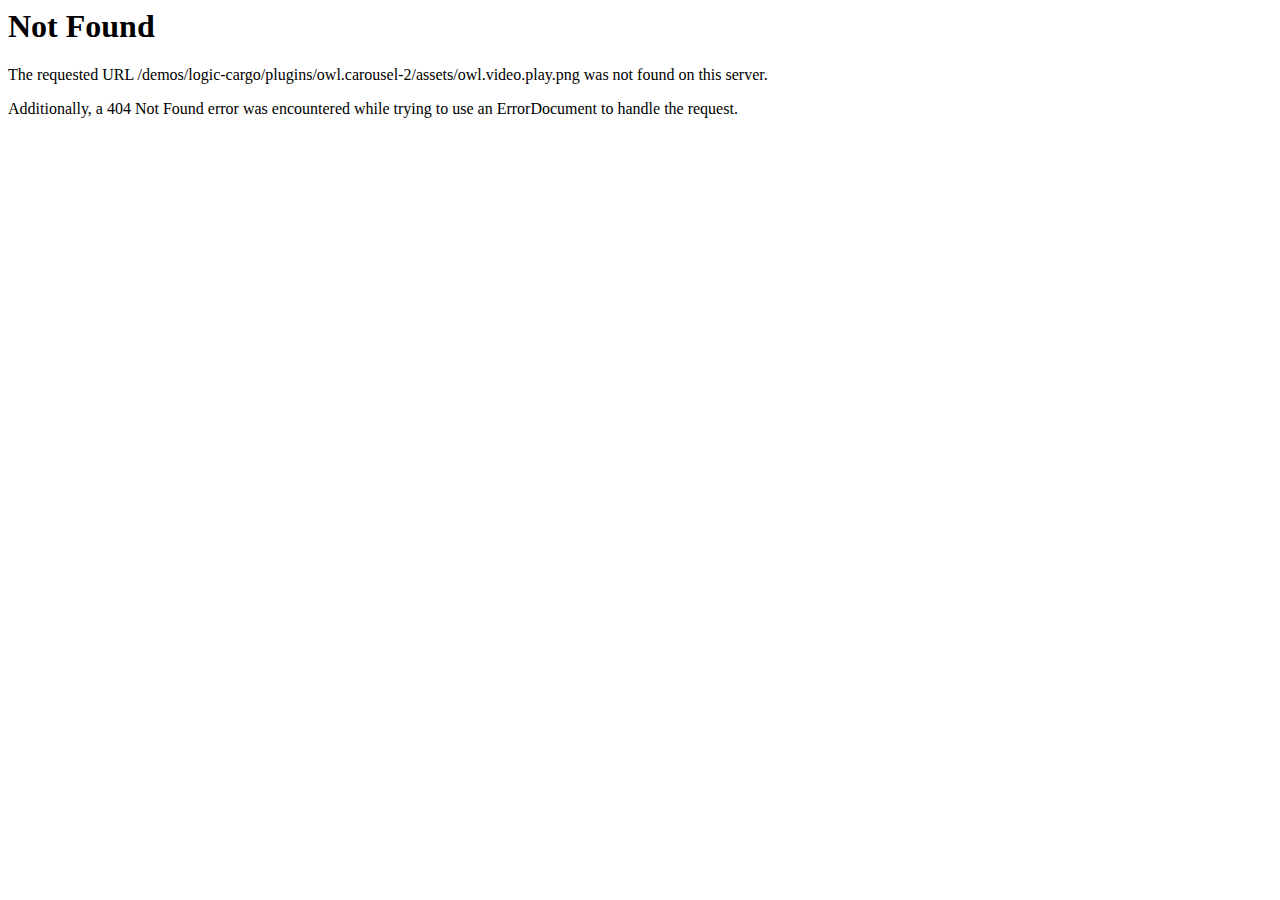
<file: plugins/owl.carousel-2/assets/owl.video.play.html>
<!DOCTYPE HTML PUBLIC "-//IETF//DTD HTML 2.0//EN">
<html><head>
<title>404 Not Found</title>
</head><body>
<h1>Not Found</h1>
<p>The requested URL /demos/logic-cargo/plugins/owl.carousel-2/assets/owl.video.play.png was not found on this server.</p>
<p>Additionally, a 404 Not Found
error was encountered while trying to use an ErrorDocument to handle the request.</p>
</body></html>
</file>
<file: seed/style.css>
h3 {
  color: #32CD32;
}

/* for all h3*/
h4 {
  color: maroon;
}

/* for all h4*/
body {
  background-color: Black;
}

/* for entire body*/
p,
li {
  color: white;
}

/* for scheme matter and lists*/
h2 {
  color: white;
  font-size: 50px;
  text-align: center;
}

h1 {
  opacity: 0.8;

}

a {
  color: darkblue
}

a:hover {
  color: red;
  text-decoration: none;
}



.article {
  -webkit-flex: 3;
  -ms-flex: 3;
  flex: 3;
  background-color: #f1f1f1;
  padding: 10px;
}

.entire {
  padding: 0px;
  border: 0px solid black;
  margin-left: 100px;
  margin-right: 100px;
  color: whitesmoke;
}

.boxx {
  border: 4px solid #32CD32;
  border-radius: 10px;
  padding-left: 20px;
  padding-right: 20px;
  padding-bottom: 10px;
  background-color: #10151b;


}

.top {
  color: white;
  background-image: url(../img/i1.jpeg);
  opacity: 0.6;
  background-repeat: no-repeat;
  background-size: contain;
  position: relative;
  text-align: center;
  color: white;

}



.bottom-left {
  position: absolute;
  bottom: 8px;
  left: 16px;
}


.top-left {
  position: absolute;
  top: 8px;
  left: 16px;
}


.top-right {
  position: absolute;
  top: 8px;
  right: 16px;
}

.bottom-right {
  position: absolute;
  bottom: 8px;
  right: 16px;
}


.centered {
  position: absolute;
  top: 30%;
  left: 52%;

}

.centered h1 {
  font-size: 70px;
  padding: 10px;
  font-weight: 100;
  font-family: 'Gill Sans', 'Gill Sans MT', Calibri, 'Trebuchet MS', sans-serif;
  color: #000000;
  margin-top: 80px;

}

.centered2 {
  position: absolute;
  top: 60%;
  left: 50%;
  transform: translate(-50%, -50%);
  text-indent: initial;
  font-size: 2px;
  color: black;

}

.centered2 p {
  font-size: 25px;
  color: rgb(255, 255, 255);
  margin-top: 200px;
}

.centered3 {
  position: absolute;
  top: 164%;
  left: 35%;
  transform: translate(-50%, -50%);
  text-indent: initial;
  font-size: 25px;


}

.centered4 {
  position: absolute;
  top: 164%;
  left: 58%;
  transform: translate(-50%, -50%);
  text-indent: initial;
  font-size: 25px;


}

.centered5 {
  position: absolute;
  top: 164%;
  left: 81%;
  transform: translate(-50%, -50%);
  text-indent: initial;
  font-size: 25px;


}

.centered6 {
  position: absolute;
  top: 201%;
  left: 22%;
  transform: translate(-50%, -50%);
  text-indent: initial;
  font-size: 25px;


}

.centered7 {
  position: absolute;
  top: 201%;
  left: 46%;
  transform: translate(-50%, -50%);
  text-indent: initial;
  font-size: 25px;


}

.centered8 {
  position: absolute;
  top: 201%;
  left: 70%;
  transform: translate(-50%, -50%);
  text-indent: initial;
  font-size: 25px;
}

/********************* gallery_main ****************/
#gallery_main {
  background-image: url(../img/49.jpg);
  background-repeat: no-repeat;
  background-size: cover;
}

.gallery_main {
  padding-bottom: 150px;
  padding-top: 150px;
  background: #000000ab;
}

.gallery_main_1 h2 {
  color: #1a9449;
  font-size: 50px;
  font-weight: bold;
}

.gallery_main_1 p {
  color: #adccb9;
  font-size: 25px;
  margin-top: 15px;
}

.gallery_main_1 {
  width: 50%;
  margin-left: auto;
  margin-right: auto;
}

/********************* gallery_main_end ****************/
/********************* gallery ****************/
#gallery {
  padding-top: 30px;
  padding-bottom: 30px;
}

.gallery_main h1 {
  font-size: 48px;
  font-weight: 300;
  letter-spacing: 0.1em;
  font-family: "Courier New", Courier, monospace;
  padding-bottom: 20px;
}

.gallery_1 {
  margin-bottom: 30px;

}

.gallery_main_2 h1 {
  font-size: 50px;
  padding-top: 0px;
  padding-bottom: 20px;
}

#gallery .ih-item {
  position: relative;
  -webkit-transition: all 0.35s ease-in-out;
  -moz-transition: all 0.35s ease-in-out;
  transition: all 0.35s ease-in-out;
}

#gallery .ih-item,
#gallery .ih-item * {
  -webkit-box-sizing: border-box;
  -moz-box-sizing: border-box;
  box-sizing: border-box;
}

#gallery .ih-item a {
  color: #333;
}

#gallery .ih-item a:hover {
  text-decoration: none;
}

#gallery .ih-item img {
  width: 100%;
  height: 100%;
}

#gallery .ih-item.square {
  position: relative;
  width: 336px;
  height: 246px;
  border: 8px solid #fff;
  box-shadow: 1px 1px 3px rgba(0, 0, 0, 0.3);
}

#gallery .ih-item.square .info {
  position: absolute;
  top: 0;
  bottom: 0;
  left: 0;
  right: 0;
  text-align: center;
  -webkit-backface-visibility: hidden;
  backface-visibility: hidden;
}

#gallery .ih-item.square.effect5.colored .info {
  background: #1a4a72;
}

#gallery .ih-item.square.effect5.colored .info h3 {
  background: rgba(12, 34, 52, 0.6);
}

#gallery .ih-item.square.effect5 .img {
  -webkit-transition: all 0.35s ease-in-out;
  -moz-transition: all 0.35s ease-in-out;
  transition: all 0.35s ease-in-out;
  -webkit-transform: scale(1);
  -moz-transform: scale(1);
  -ms-transform: scale(1);
  -o-transform: scale(1);
  transform: scale(1);
}

#gallery .ih-item.square.effect5 .info {
  background: #333333;
  opacity: 0;
  -webkit-transition: all 0.35s ease-in-out;
  -moz-transition: all 0.35s ease-in-out;
  transition: all 0.35s ease-in-out;
}

#gallery .ih-item.square.effect5 .info h3 {
  text-transform: uppercase;
  color: #fff;
  text-align: center;
  font-size: 30px;
  padding: 10px;
  background: #111111;
  margin: 30px 0 0 0;
}

#gallery .ih-item.square.effect5 .info p {
  font-style: italic;
  font-size: 26px;
  position: relative;
  color: #bbb;
  padding: 20px 20px 20px;
  text-align: center;
}

#gallery .ih-item.square.effect5 a:hover .img {
  -webkit-transform: scale(0);
  -moz-transform: scale(0);
  -ms-transform: scale(0);
  -o-transform: scale(0);
  transform: scale(0);
  -webkit-transition-delay: 0;
  -moz-transition-delay: 0;
  transition-delay: 0;
}

#gallery .ih-item.square.effect5 a:hover .info {
  visibility: visible;
  opacity: 1;
  -webkit-transform: scale(1) rotate(0deg);
  -moz-transform: scale(1) rotate(0deg);
  -ms-transform: scale(1) rotate(0deg);
  -o-transform: scale(1) rotate(0deg);
  transform: scale(1) rotate(0deg);
  -webkit-transition-delay: 0.3s;
  -moz-transition-delay: 0.3s;
  transition-delay: 0.3s;
}

#gallery .ih-item.square.effect5.left_to_right .info {
  -webkit-transform: scale(0) rotate(-180deg);
  -moz-transform: scale(0) rotate(-180deg);
  -ms-transform: scale(0) rotate(-180deg);
  -o-transform: scale(0) rotate(-180deg);
  transform: scale(0) rotate(-180deg);
}

#gallery .ih-item.square.effect5.right_to_left .info {
  -webkit-transform: scale(0) rotate(180deg);
  -moz-transform: scale(0) rotate(180deg);
  -ms-transform: scale(0) rotate(180deg);
  -o-transform: scale(0) rotate(180deg);
  transform: scale(0) rotate(180deg);
}

#gallery .ih-item {
  position: relative;
  -webkit-transition: all 0.35s ease-in-out;
  -moz-transition: all 0.35s ease-in-out;
  transition: all 0.35s ease-in-out;
}

#gallery .ih-item,
#gallery .ih-item * {
  -webkit-box-sizing: border-box;
  -moz-box-sizing: border-box;
  box-sizing: border-box;
}

#gallery .ih-item a {
  color: #333;
}

#gallery .ih-item a:hover {
  text-decoration: none;
}

#gallery .ih-item img {
  width: 100%;
  height: 100%;
}

#gallery .ih-item.square {
  position: relative;
  width: 316px;
  height: 226px;
  border: 8px solid #32CD32;
  box-shadow: 1px 1px 3px rgba(0, 0, 0, 0.3);
}

#gallery .ih-item.square .info {
  position: absolute;
  top: 0;
  bottom: 0;
  left: 0;
  right: 0;
  text-align: center;
  -webkit-backface-visibility: hidden;
  backface-visibility: hidden;
}

#gallery .ih-item.square.effect15 {
  overflow: hidden;
  -webkit-perspective: 900px;
  -moz-perspective: 900px;
  perspective: 900px;
}

#gallery .ih-item.square.effect15.colored .info {
  background: #1a4a72;
}

#gallery .ih-item.square.effect15 .img {
  opacity: 1;
  -webkit-transition: all 0.4s ease-in-out;
  -moz-transition: all 0.4s ease-in-out;
  transition: all 0.4s ease-in-out;
}

#gallery .ih-item.square.effect15 .info {
  background: #333333;
  opacity: 0;
  -webkit-transition: all 0.35s ease-in-out 0.3s;
  -moz-transition: all 0.35s ease-in-out 0.3s;
  transition: all 0.35s ease-in-out 0.3s;
}

#gallery .ih-item.square.effect15 .info h3 {
  text-transform: uppercase;
  color: #fff;
  text-align: center;
  font-size: 17px;
  padding: 10px;
  background: #111111;
  margin: 30px 0 0 0;
}

#gallery .ih-item.square.effect15 .info p {
  font-style: italic;
  font-size: 12px;
  position: relative;
  color: #bbb;
  padding: 20px 20px 20px;
  text-align: center;
}

#gallery .ih-item.square.effect15 a:hover .img {
  opacity: 0;
  visibility: hidden;
}

#gallery .ih-item.square.effect15 a:hover .info {
  visibility: visible;
  opacity: 1;
}

#gallery .ih-item.square.effect15.left_to_right .img {
  -webkit-transform: rotateY(0);
  -moz-transform: rotateY(0);
  -ms-transform: rotateY(0);
  -o-transform: rotateY(0);
  transform: rotateY(0);
  -webkit-transform-origin: 100% 50%;
  -moz-transform-origin: 100% 50%;
  -ms-transform-origin: 100% 50%;
  -o-transform-origin: 100% 50%;
  transform-origin: 100% 50%;
}

#gallery .ih-item.square.effect15.left_to_right .info {
  -webkit-transform: rotateY(90deg);
  -moz-transform: rotateY(90deg);
  -ms-transform: rotateY(90deg);
  -o-transform: rotateY(90deg);
  transform: rotateY(90deg);
  -webkit-transform-origin: 0% 50%;
  -moz-transform-origin: 0% 50%;
  -ms-transform-origin: 0% 50%;
  -o-transform-origin: 0% 50%;
  transform-origin: 0% 50%;
}

#gallery .ih-item.square.effect15.left_to_right a:hover .img {
  -webkit-transform: rotateY(-90deg);
  -moz-transform: rotateY(-90deg);
  -ms-transform: rotateY(-90deg);
  -o-transform: rotateY(-90deg);
  transform: rotateY(-90deg);
}

#gallery .ih-item.square.effect15.left_to_right a:hover .info {
  -webkit-transform: rotateY(0);
  -moz-transform: rotateY(0);
  -ms-transform: rotateY(0);
  -o-transform: rotateY(0);
  transform: rotateY(0);
}

#gallery .ih-item.square.effect15.right_to_left .img {
  -webkit-transform: rotateY(0);
  -moz-transform: rotateY(0);
  -ms-transform: rotateY(0);
  -o-transform: rotateY(0);
  transform: rotateY(0);
  -webkit-transform-origin: 0% 50%;
  -moz-transform-origin: 0% 50%;
  -ms-transform-origin: 0% 50%;
  -o-transform-origin: 0% 50%;
  transform-origin: 0% 50%;
}

#gallery .ih-item.square.effect15.right_to_left .info {
  -webkit-transform: rotateY(-90deg);
  -moz-transform: rotateY(-90deg);
  -ms-transform: rotateY(-90deg);
  -o-transform: rotateY(-90deg);
  transform: rotateY(-90deg);
  -webkit-transform-origin: 100% 50%;
  -moz-transform-origin: 100% 50%;
  -ms-transform-origin: 100% 50%;
  -o-transform-origin: 100% 50%;
  transform-origin: 100% 50%;
}

#gallery .ih-item.square.effect15.right_to_left a:hover .img {
  -webkit-transform: rotateY(90deg);
  -moz-transform: rotateY(90deg);
  -ms-transform: rotateY(90deg);
  -o-transform: rotateY(90deg);
  transform: rotateY(90deg);
}

#gallery .ih-item.square.effect15.right_to_left a:hover .info {
  -webkit-transform: rotateY(0);
  -moz-transform: rotateY(0);
  -ms-transform: rotateY(0);
  -o-transform: rotateY(0);
  transform: rotateY(0);
}

#gallery .ih-item.square.effect15.top_to_bottom .img {
  -webkit-transform: rotateX(0);
  -moz-transform: rotateX(0);
  -ms-transform: rotateX(0);
  -o-transform: rotateX(0);
  transform: rotateX(0);
  -webkit-transform-origin: 50% 100%;
  -moz-transform-origin: 50% 100%;
  -ms-transform-origin: 50% 100%;
  -o-transform-origin: 50% 100%;
  transform-origin: 50% 100%;
}

#gallery .ih-item.square.effect15.top_to_bottom .info {
  -webkit-transform: rotateX(-90deg);
  -moz-transform: rotateX(-90deg);
  -ms-transform: rotateX(-90deg);
  -o-transform: rotateX(-90deg);
  transform: rotateX(-90deg);
  -webkit-transform-origin: 50% 0;
  -moz-transform-origin: 50% 0;
  -ms-transform-origin: 50% 0;
  -o-transform-origin: 50% 0;
  transform-origin: 50% 0;
}

#gallery .ih-item.square.effect15.top_to_bottom a:hover .img {
  -webkit-transform: rotateX(90deg);
  -moz-transform: rotateX(90deg);
  -ms-transform: rotateX(90deg);
  -o-transform: rotateX(90deg);
  transform: rotateX(90deg);
}

#gallery .ih-item.square.effect15.top_to_bottom a:hover .info {
  -webkit-transform: rotateX(0);
  -moz-transform: rotateX(0);
  -ms-transform: rotateX(0);
  -o-transform: rotateX(0);
  transform: rotateX(0);
}

#gallery .ih-item.square.effect15.bottom_to_top .img {
  -webkit-transform: rotateX(0);
  -moz-transform: rotateX(0);
  -ms-transform: rotateX(0);
  -o-transform: rotateX(0);
  transform: rotateX(0);
  -webkit-transform-origin: 50% 0;
  -moz-transform-origin: 50% 0;
  -ms-transform-origin: 50% 0;
  -o-transform-origin: 50% 0;
  transform-origin: 50% 0;
}

#gallery .ih-item.square.effect15.bottom_to_top .info {
  -webkit-transform: rotateX(90deg);
  -moz-transform: rotateX(90deg);
  -ms-transform: rotateX(90deg);
  -o-transform: rotateX(90deg);
  transform: rotateX(90deg);
  -webkit-transform-origin: 50% 100%;
  -moz-transform-origin: 50% 100%;
  -ms-transform-origin: 50% 100%;
  -o-transform-origin: 50% 100%;
  transform-origin: 50% 100%;
}

#gallery .ih-item.square.effect15.bottom_to_top a:hover .img {
  -webkit-transform: rotateX(-90deg);
  -moz-transform: rotateX(-90deg);
  -ms-transform: rotateX(-90deg);
  -o-transform: rotateX(-90deg);
  transform: rotateX(-90deg);
}

#gallery .ih-item.square.effect15.bottom_to_top a:hover .info {
  -webkit-transform: rotateX(0);
  -moz-transform: rotateX(0);
  -ms-transform: rotateX(0);
  -o-transform: rotateX(0);
  transform: rotateX(0);
}

/********************* gallery_end ****************/


@media screen and (max-width : 767px) {
  .gallery_main {
    padding-bottom: 50px;
    padding-top: 50px;
  }

  #gallery .ih-item.square {
    width: 100%;
    height: 100%;
  }

  .gallery_main_2 h1 {
    padding-top: 0px;
  }
}

.top {
  color: white;
  background-image: url(../images/i1.jpeg);
  opacity: 0.6;
  background-repeat: no-repeat;
  background-size: contain;
  position: relative;
  text-align: center;
  color: white;

}


@media (min-width:470px) and (max-width:767px) {}

@media (min-width:768px) and (max-width:960px) {
  .gallery_main {
    padding-bottom: 50px;
    padding-top: 50px;
  }

  #gallery .ih-item.square {
    width: 100%;
    height: 100%;
  }
}


@media (min-width:961px) and (max-width:1200px) {
  .gallery_main {
    padding-bottom: 50px;
    padding-top: 50px;
  }

  #gallery .ih-item.square {
    width: 100%;
    height: 100%;
  }
}

@media (min-width:1201px) and (max-width:1320px) {}
</file>
<file: seed/fertilizer/css/global.css>
body{
font-family: 'Markazi Text', serif;
  }
h1,h2,h3,h4,h5,h6{
padding:0;
margin:0;
}
a:hover{
text-decoration:none;
}
ul{
padding:0;
margin:0;
list-style:none;
}
p{
padding:0;
margin:0;
}
.space_left{
padding-left:0; 
} 
.space_right{
padding-right:0; 
} 
.space_all{
padding:0; 
} 
.border_none_1{
border:none!important;
 }

/*********************header_mini****************/
#header_mini{
display:block;
}
.heading_tag_1 img{ 
 display:none
 }
#header_mini .btn-warning {
    color: #fff;
    background: #1a9449;
    border-color: #178d43;
}
#header_mini .fa {
 font-size: 21px;
}
#header_mini  #sidebar-wrapper {
    margin-right: -250px;
    right: 0;
    width: 250px;
    background: #d80f26;
    position: fixed;
    height: 100%;
    overflow-y: auto;
    z-index: 1000;
    transition: all 0.5s ease-in 0s;
    -webkit-transition: all 0.5s ease-in 0s;
    -moz-transition: all 0.5s ease-in 0s;
    -ms-transition: all 0.5s ease-in 0s;
    -o-transition: all 0.5s ease-in 0s;
	background: #1a9449;
}
#header_mini .sidebar-nav {
    position: absolute;
    top: 0;
    width: 250px;
    list-style: none;
    margin: 0;
    padding: 0;
	background-color: #168c42;
  }

 #header_mini .sidebar-nav li {
    line-height: 50px;
    text-indent: 20px;
  }

 #header_mini .sidebar-nav li a {
    color: #1cdc64;
    font-size: 30px;
    display: block;
    text-decoration: none;
    border-top: 4px dotted #1fa14f;
  }

 #header_mini   .sidebar-nav li a:hover {
    color: #fff;
    text-decoration: none;
  }

 #header_mini   .sidebar-nav li a:active, .sidebar-nav li a:focus {
    text-decoration: none;
  }

 #header_mini  .sidebar-nav > .sidebar-brand a {
    color: #ffffff;
	font-size:25px;
  }
 #header_mini   .sidebar-nav > .sidebar-brand a:hover {
    color: #fff;
    background: none;
  }
#header_mini    #menu-toggle {
    top: 0;
    right: 0;
    position: fixed;
    z-index: 1;
  }
#header_mini   #sidebar-wrapper.active {
    right: 250px;
    width: 250px;
    transition: all 0.5s ease-out 0s;
    -webkit-transition: all 0.5s ease-out 0s;
    -moz-transition: all 0.5s ease-out 0s;
    -ms-transition: all 0.5s ease-out 0s;
    -o-transition: all 0.5s ease-out 0s;
  }
 #header_mini .toggle {
   margin: 22px 5px 0 0;
  }
#header_mini .pull-right {
display:none;
}
 #header_mini .drop_1 a{
    color:#333!important;
	}
 #header_mini .drop_1 a:hover{
   color:#dd3744!important;
   border:none!important;
	}
.header_mini h1{ 
padding:0;
margin:0; 
 }
.header_mini .heading_tag{
color:#000;
font-size:25px;
font-weight:bold;
text-decoration: none;
box-shadow: 0px 0px 13px 2px black;
	}
#header_mini .dropdown-menu {
background: #168c42;
border-top:none;
width: 100%;
}
#header_mini .dropdown-menu>li>a:hover{
background:none;
}
#header_mini .dropdown-menu>li>a {
border-top:none;
}
/********************* header_mini_end ****************/
/********************* header ****************/
#header{
    background-image: url(../img/2.jpg);
    background-repeat: no-repeat;
    background-size: cover;
}
.header_main{ 
   padding-bottom: 150px;
   padding-top: 150px;
   background-color: #00000078;
}
.header_1{
   text-align:center;
}
.header_1 h1{
       font-size: 98px;
    color: #86c89f;
    font-weight: bold;
    letter-spacing: 3px;
}
.header_1 h4{
   font-size:25px;
   color:#fff;
   font-weight:bold;
   letter-spacing:2px;
   padding-bottom:30px;
}
.header_1 p a{
   background-color: rgba(0,170,78,.8);
   padding: 10px 30px 10px 30px;
   font-size: 28px;
   color: #fff;
   border-radius: 30px;
}
/********************* header_end ****************/
/********************* footer_main ****************/
#footer_main{ 
   padding-top: 30px;
    padding-bottom: 30px;
    background-color: rgb(14 83 45);
  }
.footer_main_1{ 
   text-align:center;
  }
.footer_main_1 h2{ 
   font-size:50px;
   color:#fff;
  }
.footer_main_1 ul{ 
   padding-top:20px;
  }
.footer_main_1 li{ 
   display:inline;
   margin-right:20px;
  }
.footer_main_1 a i{ 
   font-size:30px;
   color: #fff;
  }
.footer_main_1 a i:hover{ 
   color: #000;
  }
/********************* footer_main_end ****************/
/********************* footer ****************/
#footer{ 
    background-color: rgb(14 83 45);
  }
.footer_1{ 
   text-align:center;
  }
.footer_1 li{ 
   display:inline;
   margin-right:30px;
  }
.footer_1 li a{ 
   font-size:24px;
   color:#fff;
  }
.footer_2{ 
   text-align:center;
   padding-top:30px;
  }
.footer_2 h1{ 
   font-size:48px;
      color: #168c42;
  }
.footer_2 p{ 
   font-size:20px;
   color:#fff;
   padding-bottom:20px;
  }
.footer_3 input{
   padding-top:25px;
   padding-bottom:25px;
   font-size:20px;   
 }
.footer_3 p{
   padding-top:12px;   
 }
.footer_3 p a{
   border: 2px solid #fff;
   padding: 11px 30px 12px 30px;
   margin-left: 10px;
   font-size: 20px;
   color: #fff;   
 }
.footer_3 p a:hover{
   background: #fff; 
   color:#000;   
 }
.footer_4 h1{
   padding-top:30px; 
   font-size:50px;
   color: #168c42;  
 }
.footer_4 ul{
   padding-top:10px;    
 }
.footer_4 li{
   font-size:26px;
   color:#fff;   
 }
.footer_4 li a{
   font-size:26px;
   color:#fff;     
 }
.footer_5{ 
   text-align:center;
  }
.footer_5 p{ 
       margin-top: 20px;
    color: #fff;
    font-size: 25px;
    background: #168c42;
  }
.footer_5 p a{ 
   color:#fff;
   font-size:25px;
  }
.footer_5 p a:hover{ 
   color:#000;
  }
/********************* footer_end ****************/




@media screen and (max-width : 767px){

#header_mini .sidebar-nav li a {
    font-size: 36px;
}
.footer_main_1 h2 {
    font-size: 40px;
}
.footer_2 h1 {
    font-size: 38px;
}
.footer_3 p {
    padding-top: 15px;
    text-align: center;
}
.footer_3 p a {
    margin-left: 0px;
}
#footer {
    text-align: center;
}
.footer_4 h1 {
    font-size: 38px;
}
.footer_4 li {
    font-size: 21px;
}
.header_mini img{
   width:45%;	
 }
.heading_tag_1 img{ 
 display:block;
 }
.heading_tag img{ 
 display:none;
 }
#header_mini .toggle {
 margin: 9px 5px 0 0;
}
}

@media (min-width:470px) and (max-width:767px) { 
}
 
@media (min-width:768px) and (max-width:960px) { 
.footer_3 p a {
    padding: 13px 10px 13px 10px;
    font-size: 16px;
}
.footer_3 p {
    padding-top: 15px;
}
} 

 
@media (min-width:961px) and (max-width:1200px) {
.footer_3 p a {
    padding: 13px 10px 13px 10px;
    font-size: 16px;
}
.footer_3 p {
    padding-top: 15px;
}
}

@media (min-width:1201px) and (max-width:1320px) {

}
</file>
<file: seed/fertilizer/css/blog.css>
h3{color: skyblue;}              /* for all h3*/
h4{color: maroon;}                           /* for all h4*/
body {background-color: Black;}      /* for entire body*/
p,li{color: white;}                   /* for scheme matter and lists*/
h2{color: white;font-size: 50px;text-align: center;}
h1{color: black;font-size: 100px;}
#contact_main{ 
	background-image: url(../img/39.jpg);
	background-repeat: no-repeat;
	background-size: cover;
 }
.contact_main{ 
    padding-bottom: 150px;
    padding-top: 150px;
    background: #000000ab;
 }
.contact_main_1 h2{ 
    color: #1a9449;
    font-size: 50px;
    font-weight: bold;
 }
.contact_main_1 p{ 
    color: #adccb9;
    font-size: 25px;
    margin-top:15px;
 }
.contact_main_1{
 width:50%;
 margin-left:auto;
 margin-right:auto;
 }
.iw{
width:100%;  
  }
  
.blog_home1il h6 span{
 display:block; 
  }
.blog_home1il h6{
font-size:16px;
color:#fff;
  }
.date{
 background:#6AAF08;
 padding: 9px 0px;
 width:17%;
 text-align:center; 
  }
.year{
 background:#000;
 padding: 9px 0px;
 width:17%;
 text-align:center; 
  }
.blog_home1il{
 position:absolute;
 width:100%; 
 top:2%;
 left:2%;
  }
.blog_home1i{
 position:relative; 
  }
#blog{
 padding-top:40px;
 padding-bottom:20px; 
  }
.blog_1r h3{
font-size:42px;
 }
.blog_1r h3 a{
color:#1a9449;
 }
.blog_1r h6 a{
 color:#999; 
 font-size:24px;
  }
.blog_1r h6 {
 font-size:24px;
  }
.blog_1r h6 i{
margin-right:5px; 
color:#999;
font-size:18px;
  }
.blog_1r h5 a{
color: #6AAF08;
font-weight:bold;
font-size:24px;
  }
.blog_1r p{
font-size:20px;
margin-bottom:10px;
  }
.blog_1r h5 a:hover{
color: #000;
  }
.blog_1r ul{
margin-top:15px;  
  }
.blog_1r ul li{
display:inline-block;
  }
.blog_1r ul li a{
border:1px solid #ddd;
margin-right:5px;
font-size:18px;
padding:3px 8px;
color:#999;
  }
.blog_1{
padding-bottom: 20px;
    margin-top: 20px;
    border-bottom: 1px solid #1f743f36;  
  }
.blog_2{
  padding-left:15px;
  padding-right:15px; 
  margin-top:20px;
	}
.blog_2 ul {
 border-radius:0; 
  }
.blog_2 ul li a{
 border-radius:0!important; 
 color:#000;
 padding:5px 14px;
 font-size:20px;
  }
.blog_2 ul li a:hover{
background:#6AAF08;
border-color:#6AAF08;
color:#fff;
  }
.pagination>.active>a, .pagination>.active>span, .pagination>.active>a:hover, .pagination>.active>span:hover, .pagination>.active>a:focus, .pagination>.active>span:focus{
 background:#6AAF08;
 border-color:#6AAF08;
 }
/*********************blog_end****************/

@media screen and (max-width : 767px){
.blog_1r{
  text-align:center;
  margin-top:10px;
  }
.blog_1r ul li{
margin-top:10px;  
  }
#blog{
 padding-bottom:0;
 }
.blog_2{
 text-align:center; 
  }
.contact_main_1 {
 width:100%;
 }
}
 
@media (min-width:768px) and (max-width:960px) { 
.date{
  width:22%;
  }
.year{
  width:22%;
  }
} 

 
@media (min-width:961px) and (max-width:1200px) {

}

@media (min-width:1201px) and (max-width:1320px) {

}
.centered {
  position: absolute;
  top: 40%;
  left: 52%;
  transform: translate(-50%, -50%);
  font-size: 55px;
  opacity: 0.7;


}
.centered2 {
  position: absolute;
  top: 70%;
  left: 52%;
  transform: translate(-50%, -50%);
  text-indent: initial;
  font-size: 25px;

}
.top{
  color: white;
  background-image: url(../img/i1.jpeg);
  opacity: 0.9;
  background-repeat: no-repeat;
  background-size: contain;
  position: relative;
  text-align: center;
  color: white;

}
</file>
<file: css/index.css>
.header {
    overflow: hidden;
    background-color:black;
    padding: 10px 30px ;
  }
  
  .header a {
    float: left;
    color: white;
    text-align: center;
    padding: 10px;
    text-decoration: none;
    font-size: 18px; 
    line-height: 25px;
    border-radius: 2px;
  }
  
  .header a.logo {
    font-size: 25px;
    font-weight: bold;
  }
  .header a.logo:hover {
    background-color: black;
  }
  
  .header a:hover {
    background-color: rgb(103, 156, 78);
    color: black;
  }
  
  .header a.active {
    background-color: rgb(148, 171, 194);
    color: white;
  }
  
  .header-right {
    float: right;
  }
  .subnav {
    float: left;
    overflow: hidden;
    padding: 12px;
    text-decoration: none;
    font-size: 18px; 
    line-height: 25px;
    border-radius: 4px;
  }
  
  .subnav .subnavbtn {
    border: none;
    outline: none;
    color: white;
  
    background-color: inherit;
    font-family: inherit;
    margin: 0;
  }
  
  
  .subnav-content {
    display: none;
    position: absolute;
  
    background-color: black;
    z-index: 1;
  }
  
  .subnav-content a {
    float: left;
    color: white;
    text-decoration: none;
  }
  
  .subnav-content a:hover {
    background-color: rgb(103, 156, 78);
    color: black;
  }
  
  .subnav:hover .subnav-content {
    display: block;
  }
</file>
<file: govts/indexamd.css>
h3 {
  color: #2e7e03;
}

/* for all h3*/
h4 {
  color: maroon;
}

/* for all h4*/
body {
  background-color: #10151b;
}

/* for entire body*/
p,
li {
  color: black;
}

/* for scheme matter and lists*/

a {
  color: darkblue
}

a:hover {
  color: red;
  text-decoration: none;
}

.entire {
  padding: 0px;
  border: 0px solid black;
  margin-left: 100px;
  margin-right: 100px;
}


.boxx {
  border: 4px solid #057727;
  border-radius: 10px;
  padding-left: 20px;
  padding-right: 20px;
  padding-bottom: 10px;
  background-color: #c0c0c0;
}

.video {
  padding-left: 350px;
}


body {
  height: 2000px;
  position: relative;
}

.intro-copy {
  padding: 1em;
  margin: 50vh auto;
  max-width: 11em;
  font-family: Helvetica;
  font-weight: lighter;
  font-size: 2em;
  line-height: 1.2;
  text-align: center;
}

.top-link {
  transition: all .25s ease-in-out;
  position: fixed;
  bottom: 0;
  right: 0;
  display: inline-flex;

  cursor: pointer;
  align-items: center;
  justify-content: center;
  margin: 0 3em 3em 0;
  border-radius: 50%;
  padding: .25em;
  width: 80px;
  height: 80px;
  background-color: #F8F8F8;

  &.show {
    visibility: visible;
    opacity: 1;
  }

  &.hide {
    visibility: hidden;
    opacity: 0;
  }

  &:focus {
    display: block;
    top: 5px;
    left: 5px;
    z-index: 100000;
    clip-path: none;
    background-color: #eee;
    padding: 15px 23px 14px;
    width: auto;
    height: auto;
    text-decoration: none;
    line-height: normal;
    color: #444;
    font-size: 1em;

  }
}
</file>
<file: seed/newstyles.css>
table.tableizer-table {
    font-size: 12px;
  
    font-family: Arial, Helvetica, sans-serif;
    background-color: #202246;
     border:black;

  } 
  .tableizer-table td {
    padding: 5px;

    color: rgb(51, 189, 38);
     border: rgb(0, 0, 0);
   
    background-color: #10151b;
  }
  .tableizer-table th {
    background-color: #c86a6a; 
    color: #ffffff;
    font-weight: bold;
     border: black;
  }
  .entire{
  background-color: black;
  border: black;
}
*{text-align: center;}
</file>
